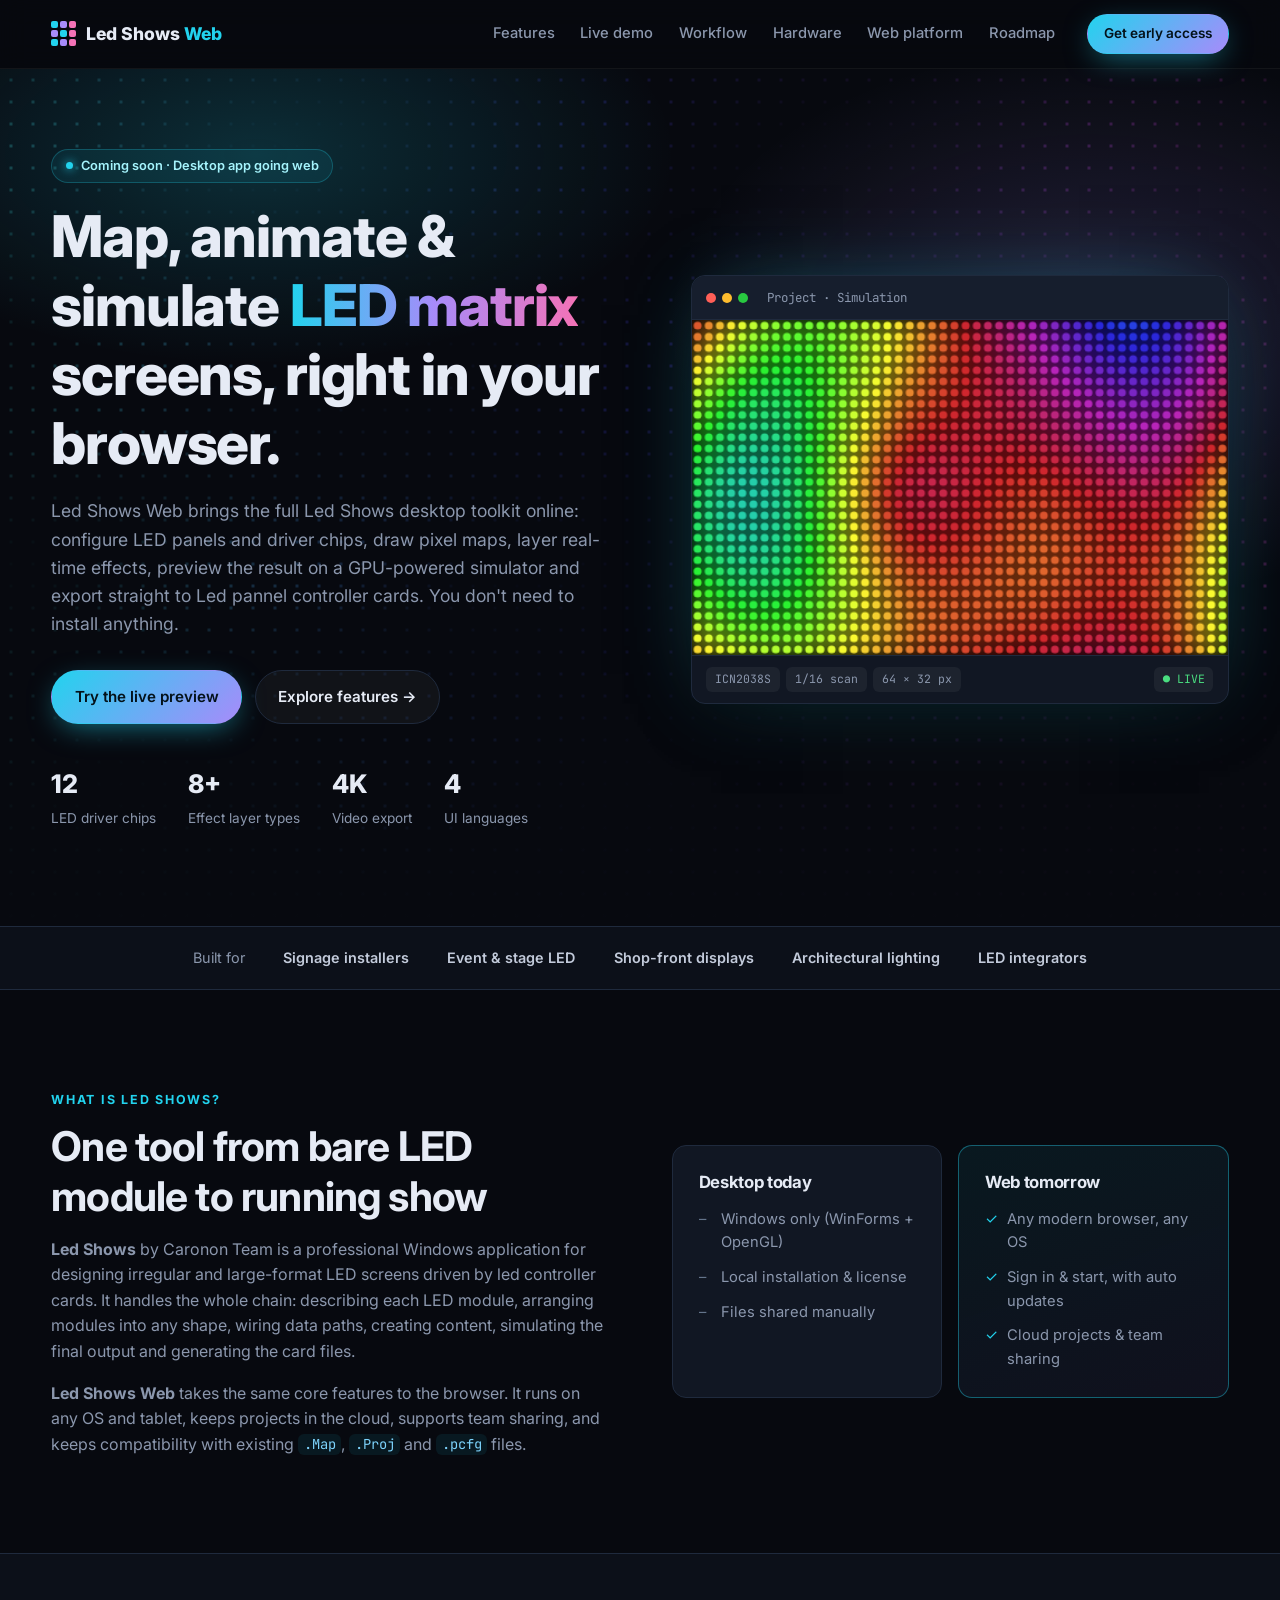
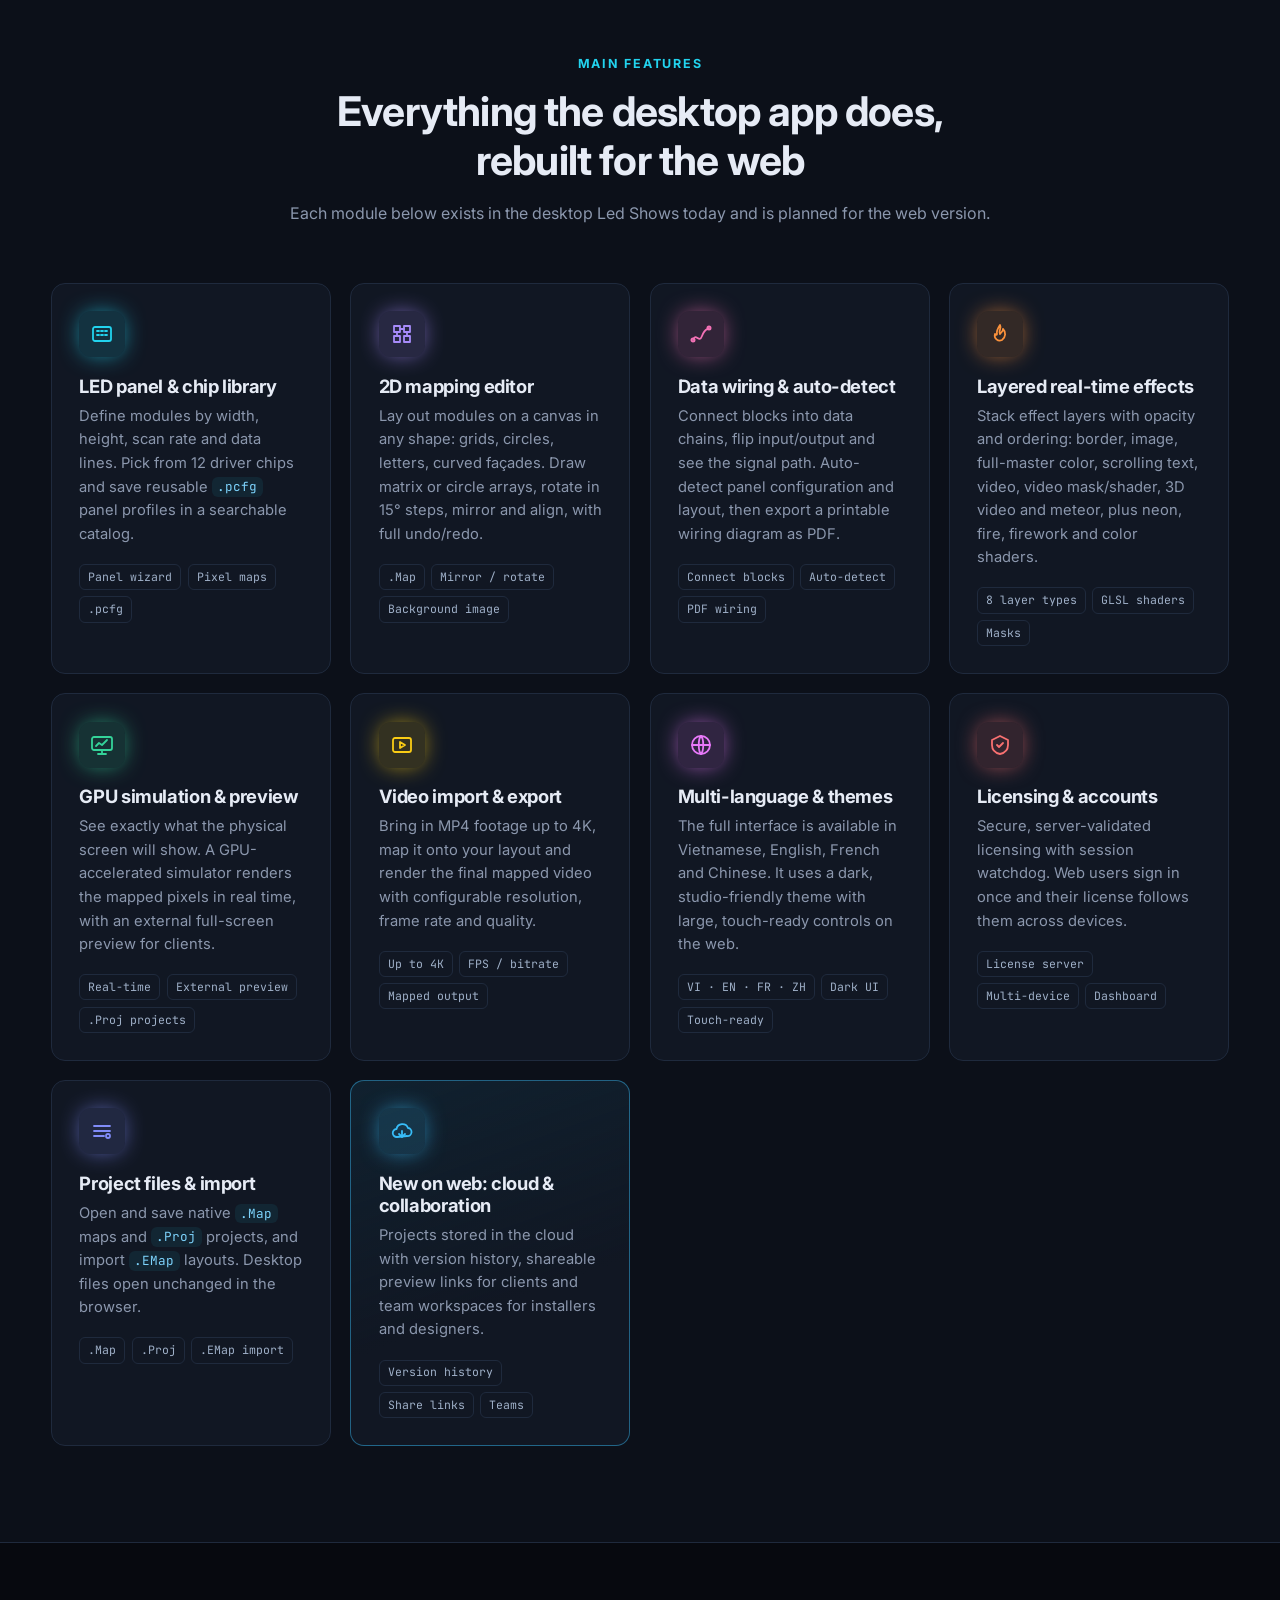
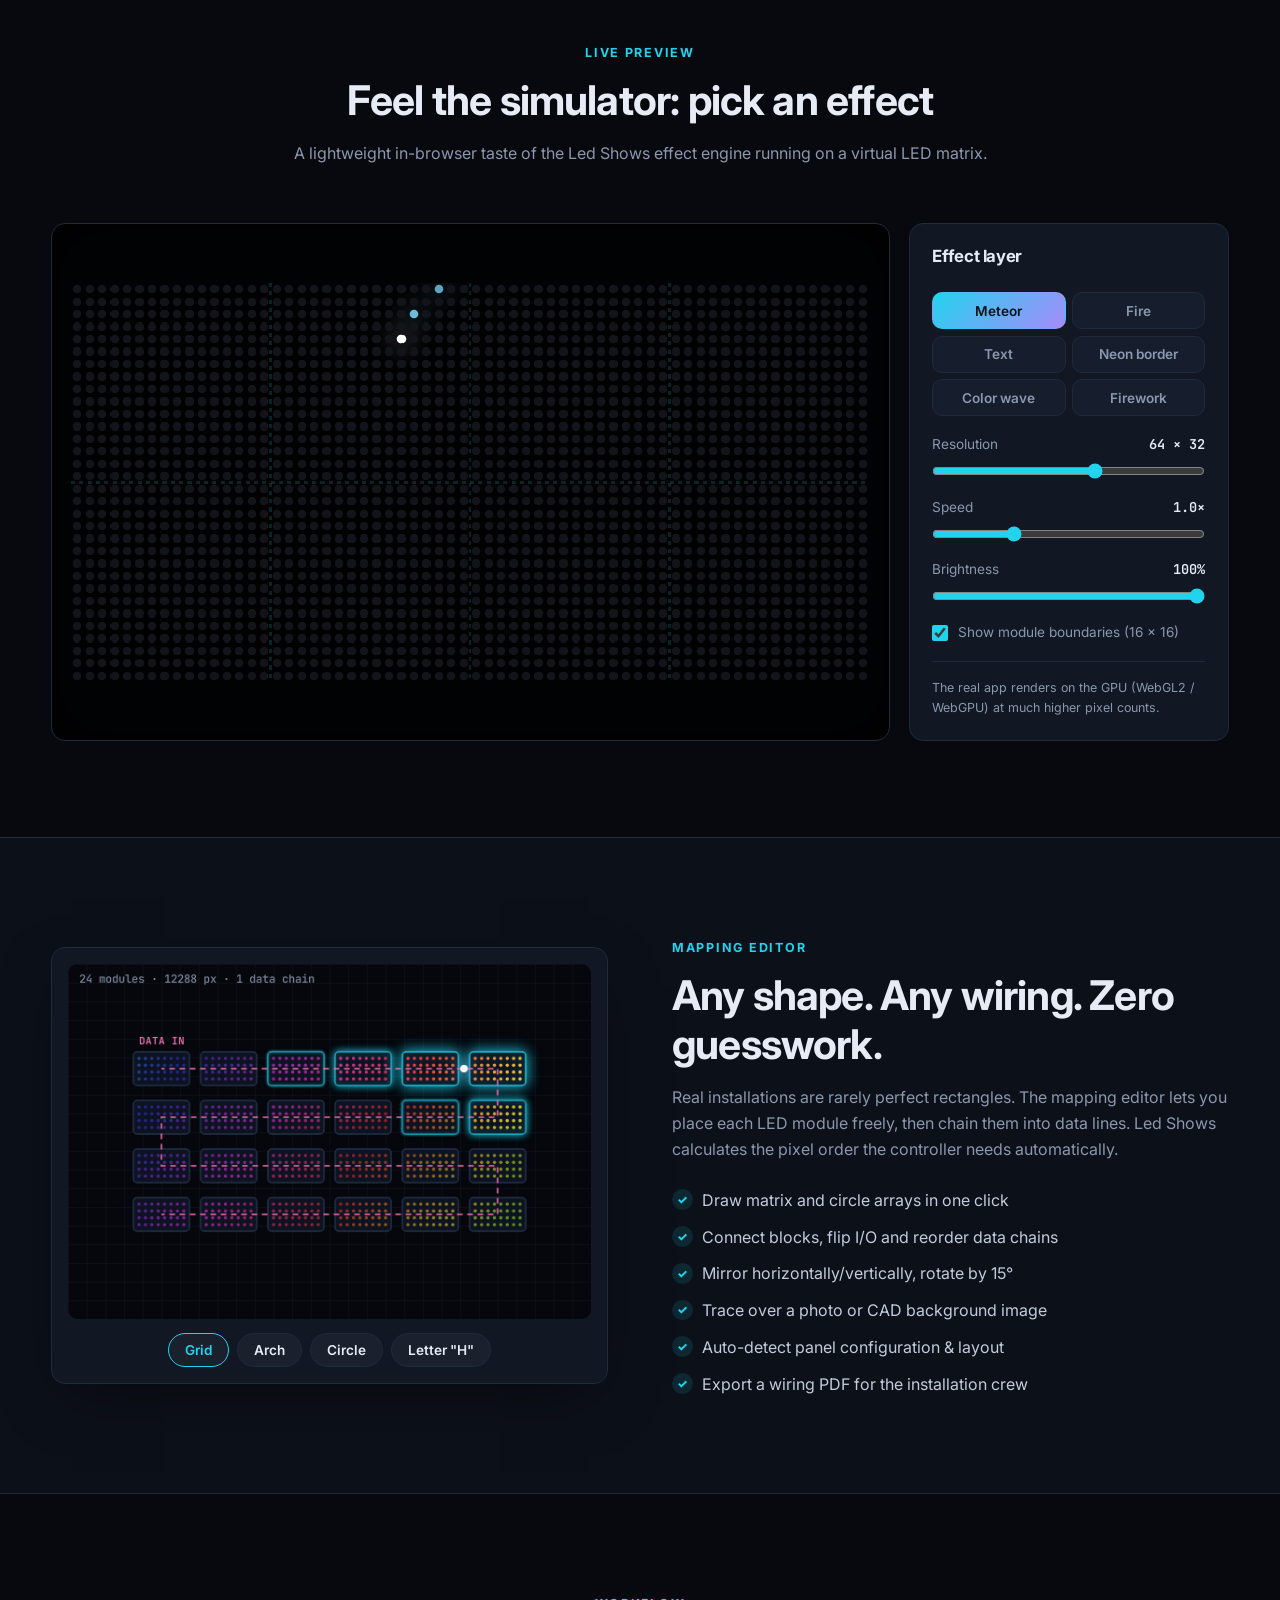
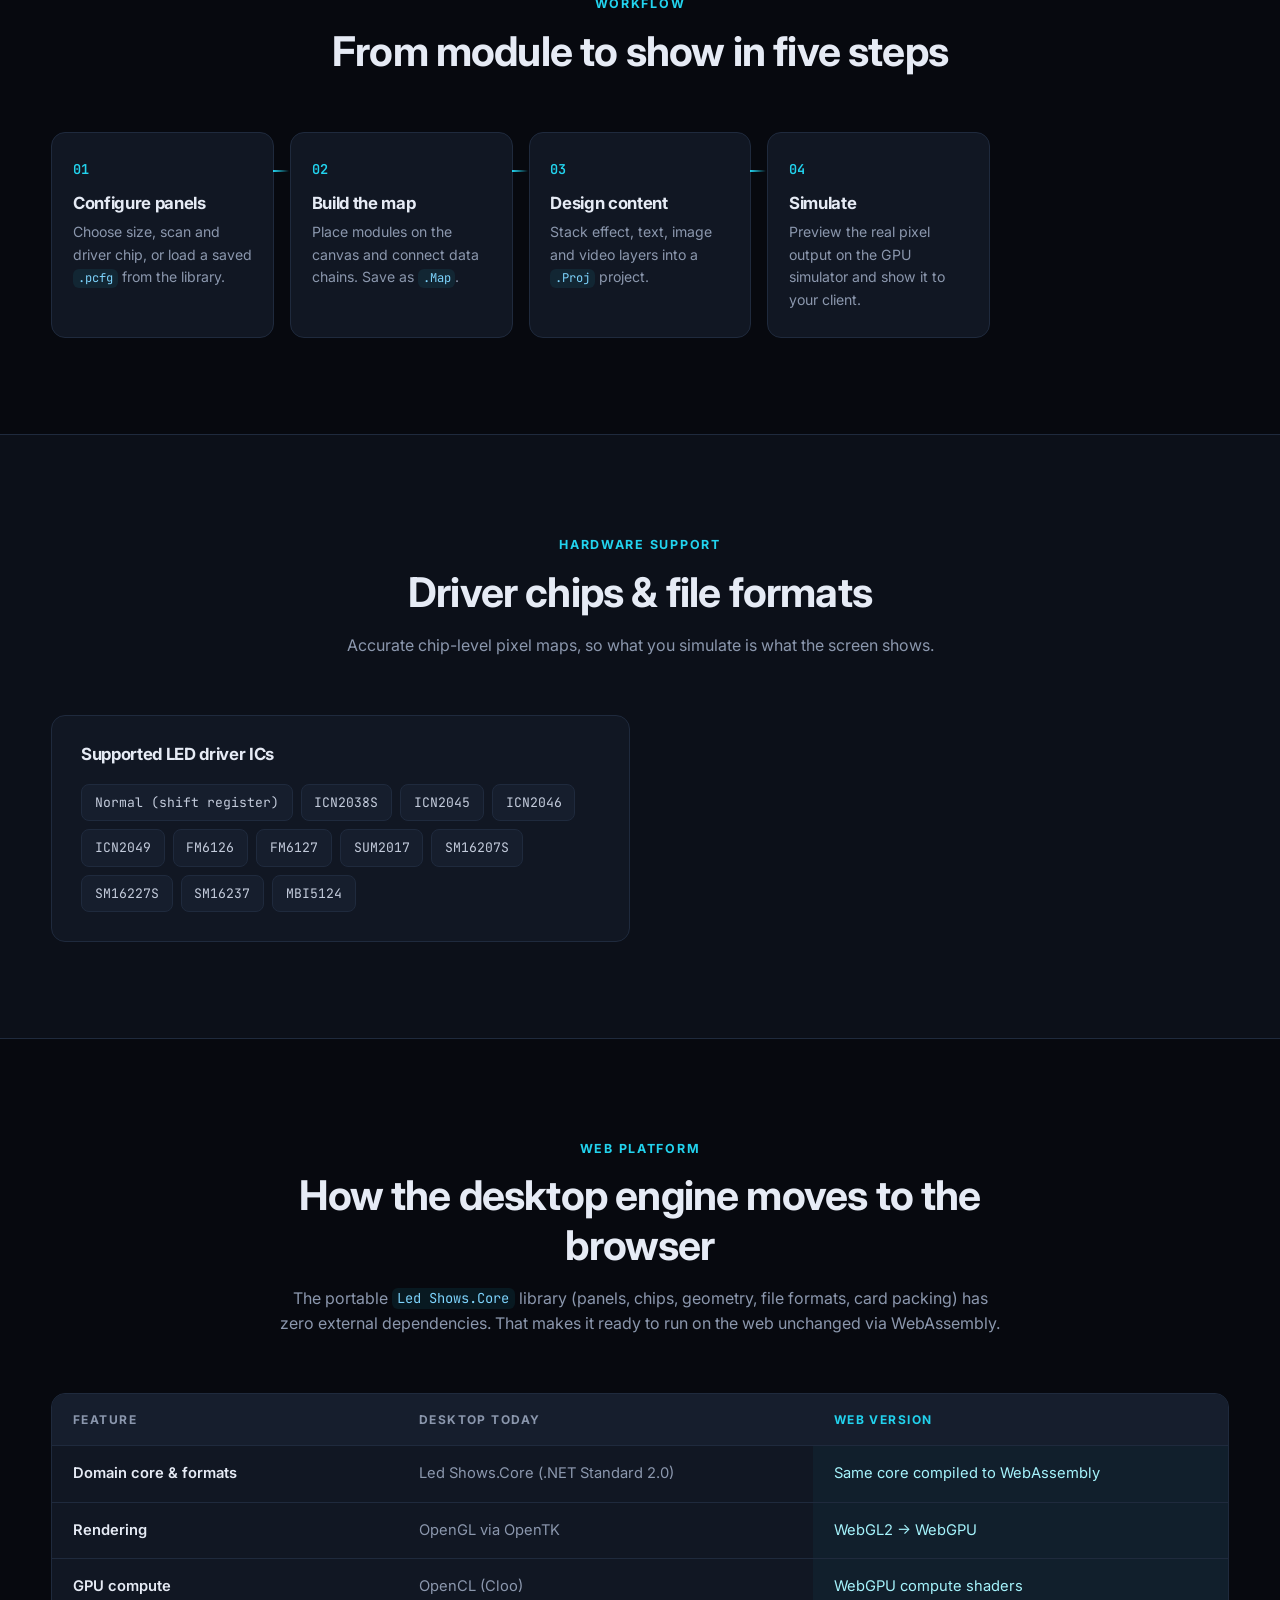
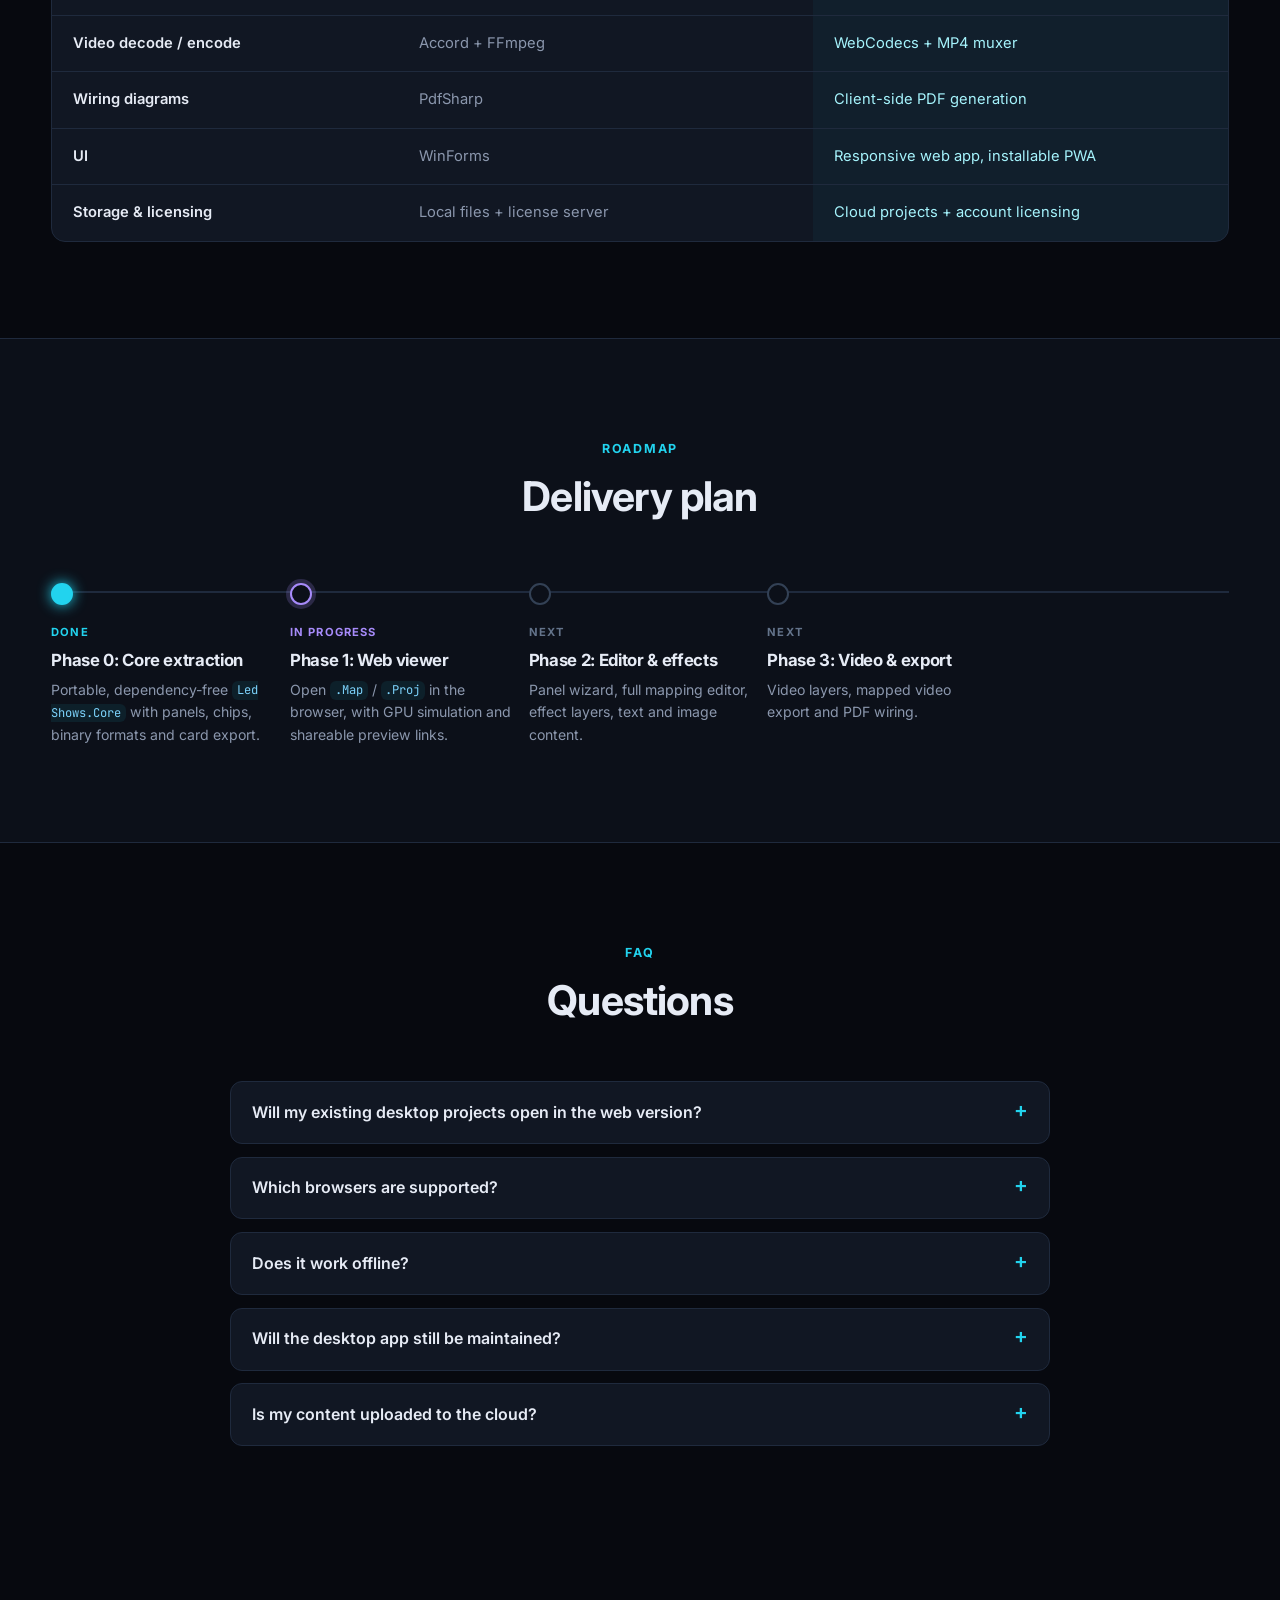
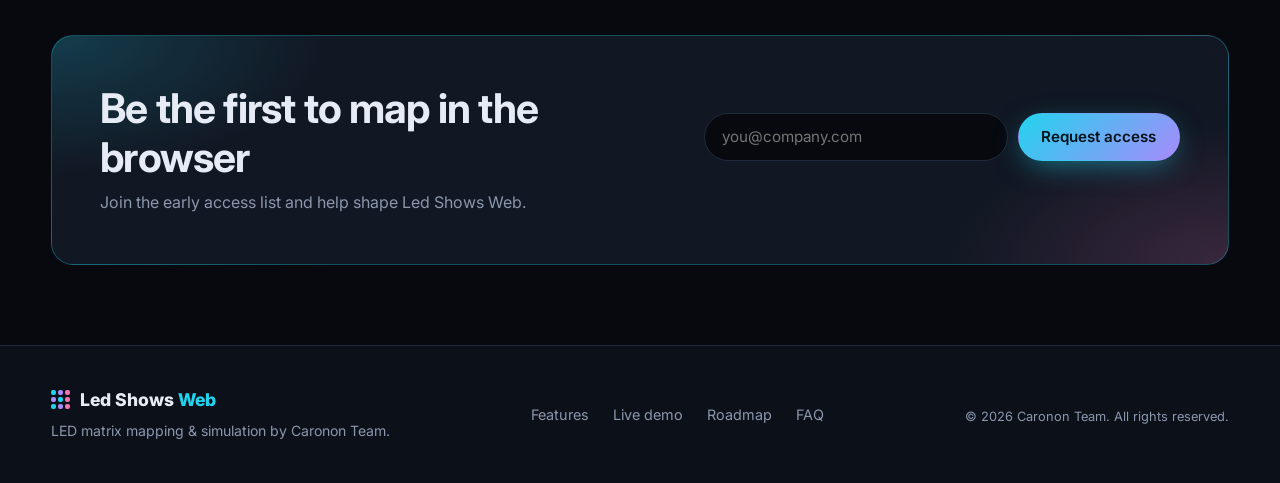
<file: index.html>
<!doctype html><html lang="en"><head><meta charset="UTF-8"><meta name="viewport" content="width=device-width,initial-scale=1"><title>Led Shows Web — LED Matrix Mapping &amp; Simulation in the Browser</title><meta name="description" content="Led Shows Web brings LED panel configuration, 2D pixel mapping, real-time effects, simulation and hardware card export to the browser."><link rel="icon" href="assets/favicon.svg" type="image/svg+xml"><link rel="preconnect" href="https://fonts.googleapis.com"><link rel="preconnect" href="https://fonts.gstatic.com" crossorigin><link href="https://fonts.googleapis.com/css2?family=Inter:wght@400;500;600;700;800&family=JetBrains+Mono:wght@400;600&display=swap" rel="stylesheet"><link rel="stylesheet" href="styles.css"></head><body><header class="nav" id="top"><div class="container nav-inner"><a href="#top" class="brand"><span class="brand-mark" aria-hidden="true"><i></i><i></i><i></i><i></i><i></i><i></i><i></i><i></i><i></i> </span><span>Led Shows <em>Web</em></span></a><nav class="nav-links" id="navLinks"><a href="#features">Features</a> <a href="#demo">Live demo</a> <a href="#workflow">Workflow</a> <a href="#hardware">Hardware</a> <a href="#architecture">Web platform</a> <a href="#roadmap">Roadmap</a></nav><a href="#contact" class="btn btn-sm btn-primary nav-cta">Get early access</a> <button class="nav-toggle" id="navToggle" aria-label="Toggle menu"><span></span><span></span><span></span></button></div></header><main><section class="hero"><canvas id="heroCanvas" class="hero-bg" aria-hidden="true"></canvas><div class="container hero-inner"><div class="hero-copy"><span class="pill"><span class="dot"></span> Coming soon · Desktop app going web</span><h1>Map, animate &amp; simulate <span class="grad">LED matrix</span> screens, right in your browser.</h1><p class="lead">Led Shows Web brings the full Led Shows desktop toolkit online: configure LED panels and driver chips, draw pixel maps, layer real-time effects, preview the result on a GPU-powered simulator and export straight to Led pannel controller cards. You don't need to install anything.</p><div class="hero-actions"><a href="#demo" class="btn btn-primary">Try the live preview</a> <a href="#features" class="btn btn-ghost">Explore features →</a></div><ul class="hero-stats"><li><strong>12</strong><span>LED driver chips</span></li><li><strong>8+</strong><span>Effect layer types</span></li><li><strong>4K</strong><span>Video export</span></li><li><strong>4</strong><span>UI languages</span></li></ul></div><div class="hero-visual"><div class="window"><div class="window-bar"><span></span><span></span><span></span><p>Project · Simulation</p></div><canvas id="heroMatrix" width="480" height="300"></canvas><div class="window-foot"><span class="chip">ICN2038S</span> <span class="chip">1/16 scan</span> <span class="chip">64 × 32 px</span> <span class="chip live">● LIVE</span></div></div></div></div></section><section class="strip"><div class="container strip-inner"><span>Built for</span> <b>Signage installers</b><b>Event &amp; stage LED</b><b>Shop-front displays</b><b>Architectural lighting</b><b>LED integrators</b></div></section><section class="section" id="overview"><div class="container two-col"><div><span class="eyebrow">What is Led Shows?</span><h2>One tool from bare LED module to running show</h2><p><strong>Led Shows</strong> by Caronon Team is a professional Windows application for designing irregular and large-format LED screens driven by led controller cards. It handles the whole chain: describing each LED module, arranging modules into any shape, wiring data paths, creating content, simulating the final output and generating the card files.</p><p><strong>Led Shows Web</strong> takes the same core features to the browser. It runs on any OS and tablet, keeps projects in the cloud, supports team sharing, and keeps compatibility with existing <code>.Map</code>, <code>.Proj</code> and <code>.pcfg</code> files.</p></div><div class="compare"><div class="compare-col"><h4>Desktop today</h4><ul><li>Windows only (WinForms + OpenGL)</li><li>Local installation &amp; license</li><li>Files shared manually</li></ul></div><div class="compare-col accent"><h4>Web tomorrow</h4><ul><li>Any modern browser, any OS</li><li>Sign in &amp; start, with auto updates</li><li>Cloud projects &amp; team sharing</li></ul></div></div></div></section><section class="section alt" id="features"><div class="container"><div class="section-head"><span class="eyebrow">Main features</span><h2>Everything the desktop app does, rebuilt for the web</h2><p>Each module below exists in the desktop Led Shows today and is planned for the web version.</p></div><div class="feature-grid"><article class="feature"><div class="ficon" style="--c:#22d3ee"><svg viewBox="0 0 24 24"><rect x="3" y="5" width="18" height="14" rx="2"/><path d="M7 9h2M11 9h2M15 9h2M7 13h2M11 13h2M15 13h2"/></svg></div><h3>LED panel &amp; chip library</h3><p>Define modules by width, height, scan rate and data lines. Pick from 12 driver chips and save reusable <code>.pcfg</code> panel profiles in a searchable catalog.</p><ul class="tags"><li>Panel wizard</li><li>Pixel maps</li><li>.pcfg</li></ul></article><article class="feature"><div class="ficon" style="--c:#a78bfa"><svg viewBox="0 0 24 24"><path d="M4 4h6v6H4zM14 4h6v6h-6zM4 14h6v6H4zM14 14h6v6h-6z"/><path d="M10 7h4M7 10v4M17 10v4"/></svg></div><h3>2D mapping editor</h3><p>Lay out modules on a canvas in any shape: grids, circles, letters, curved façades. Draw matrix or circle arrays, rotate in 15° steps, mirror and align, with full undo/redo.</p><ul class="tags"><li>.Map</li><li>Mirror / rotate</li><li>Background image</li></ul></article><article class="feature"><div class="ficon" style="--c:#f472b6"><svg viewBox="0 0 24 24"><path d="M4 18c3-8 6 4 9-4s5-6 7-8"/><circle cx="4" cy="18" r="1.6"/><circle cx="20" cy="6" r="1.6"/></svg></div><h3>Data wiring &amp; auto-detect</h3><p>Connect blocks into data chains, flip input/output and see the signal path. Auto-detect panel configuration and layout, then export a printable wiring diagram as PDF.</p><ul class="tags"><li>Connect blocks</li><li>Auto-detect</li><li>PDF wiring</li></ul></article><article class="feature"><div class="ficon" style="--c:#fb923c"><svg viewBox="0 0 24 24"><path d="M12 3c2 4-2 5 0 9 1-2 3-2 3-5 3 3 3 8-1 11a5 5 0 0 1-7-6c1 1 2 1 2 0-1-3 1-6 3-9z"/></svg></div><h3>Layered real-time effects</h3><p>Stack effect layers with opacity and ordering: border, image, full-master color, scrolling text, video, video mask/shader, 3D video and meteor, plus neon, fire, firework and color shaders.</p><ul class="tags"><li>8 layer types</li><li>GLSL shaders</li><li>Masks</li></ul></article><article class="feature"><div class="ficon" style="--c:#34d399"><svg viewBox="0 0 24 24"><rect x="2" y="4" width="20" height="13" rx="2"/><path d="M8 21h8M12 17v4"/><path d="M6 13l3-3 3 2 5-5"/></svg></div><h3>GPU simulation &amp; preview</h3><p>See exactly what the physical screen will show. A GPU-accelerated simulator renders the mapped pixels in real time, with an external full-screen preview for clients.</p><ul class="tags"><li>Real-time</li><li>External preview</li><li>.Proj projects</li></ul></article><article class="feature"><div class="ficon" style="--c:#facc15"><svg viewBox="0 0 24 24"><rect x="3" y="5" width="18" height="14" rx="2"/><path d="M10 9l5 3-5 3z"/></svg></div><h3>Video import &amp; export</h3><p>Bring in MP4 footage up to 4K, map it onto your layout and render the final mapped video with configurable resolution, frame rate and quality.</p><ul class="tags"><li>Up to 4K</li><li>FPS / bitrate</li><li>Mapped output</li></ul></article><article class="feature"><div class="ficon" style="--c:#e879f9"><svg viewBox="0 0 24 24"><circle cx="12" cy="12" r="9"/><path d="M3 12h18M12 3c3 3 3 15 0 18M12 3c-3 3-3 15 0 18"/></svg></div><h3>Multi-language &amp; themes</h3><p>The full interface is available in Vietnamese, English, French and Chinese. It uses a dark, studio-friendly theme with large, touch-ready controls on the web.</p><ul class="tags"><li>VI · EN · FR · ZH</li><li>Dark UI</li><li>Touch-ready</li></ul></article><article class="feature"><div class="ficon" style="--c:#f87171"><svg viewBox="0 0 24 24"><path d="M12 3l8 4v5c0 5-3.5 8-8 9-4.5-1-8-4-8-9V7z"/><path d="M9 12l2 2 4-4"/></svg></div><h3>Licensing &amp; accounts</h3><p>Secure, server-validated licensing with session watchdog. Web users sign in once and their license follows them across devices.</p><ul class="tags"><li>License server</li><li>Multi-device</li><li>Dashboard</li></ul></article><article class="feature"><div class="ficon" style="--c:#818cf8"><svg viewBox="0 0 24 24"><path d="M4 7h16M4 12h16M4 17h10"/><circle cx="18" cy="17" r="2"/></svg></div><h3>Project files &amp; import</h3><p>Open and save native <code>.Map</code> maps and <code>.Proj</code> projects, and import <code>.EMap</code> layouts. Desktop files open unchanged in the browser.</p><ul class="tags"><li>.Map</li><li>.Proj</li><li>.EMap import</li></ul></article><article class="feature highlight"><div class="ficon" style="--c:#38bdf8"><svg viewBox="0 0 24 24"><path d="M7 18a4 4 0 0 1-.5-8A6 6 0 0 1 18 9a4 4 0 0 1-1 8z"/><path d="M12 12v6M9 15l3 3 3-3"/></svg></div><h3>New on web: cloud &amp; collaboration</h3><p>Projects stored in the cloud with version history, shareable preview links for clients and team workspaces for installers and designers.</p><ul class="tags"><li>Version history</li><li>Share links</li><li>Teams</li></ul></article></div></div></section><section class="section" id="demo"><div class="container"><div class="section-head"><span class="eyebrow">Live preview</span><h2>Feel the simulator: pick an effect</h2><p>A lightweight in-browser taste of the Led Shows effect engine running on a virtual LED matrix.</p></div><div class="demo"><div class="demo-stage"><canvas id="demoCanvas" width="768" height="384"></canvas></div><aside class="demo-panel"><h4>Effect layer</h4><div class="seg" id="effectSeg"><button data-fx="meteor" class="active">Meteor</button> <button data-fx="fire">Fire</button> <button data-fx="text">Text</button> <button data-fx="neon">Neon border</button> <button data-fx="plasma">Color wave</button> <button data-fx="firework">Firework</button></div><label class="field" id="textField" hidden><span>Scrolling text</span> <input id="demoText" maxlength="40" value="LED MAPPING ON WEB"></label> <label class="field"><span>Resolution <b id="resLabel">64 × 32</b></span> <input id="demoRes" type="range" min="16" max="96" step="8" value="64"></label> <label class="field"><span>Speed <b id="speedLabel">1.0×</b></span> <input id="demoSpeed" type="range" min="0.2" max="3" step="0.1" value="1"></label> <label class="field"><span>Brightness <b id="briLabel">100%</b></span> <input id="demoBri" type="range" min="20" max="100" step="5" value="100"></label> <label class="check"><input id="demoGrid" type="checkbox" checked="checked"> <span>Show module boundaries (16 × 16)</span></label><p class="hint">The real app renders on the GPU (WebGL2 / WebGPU) at much higher pixel counts.</p></aside></div></div></section><section class="section alt"><div class="container two-col reverse"><div class="map-demo"><canvas id="mapCanvas" width="560" height="380"></canvas><div class="map-controls"><button class="btn btn-sm btn-ghost" data-layout="grid">Grid</button> <button class="btn btn-sm btn-ghost" data-layout="arch">Arch</button> <button class="btn btn-sm btn-ghost" data-layout="circle">Circle</button> <button class="btn btn-sm btn-ghost" data-layout="letter">Letter "H"</button></div></div><div><span class="eyebrow">Mapping editor</span><h2>Any shape. Any wiring. Zero guesswork.</h2><p>Real installations are rarely perfect rectangles. The mapping editor lets you place each LED module freely, then chain them into data lines. Led Shows calculates the pixel order the controller needs automatically.</p><ul class="checks"><li>Draw matrix and circle arrays in one click</li><li>Connect blocks, flip I/O and reorder data chains</li><li>Mirror horizontally/vertically, rotate by 15°</li><li>Trace over a photo or CAD background image</li><li>Auto-detect panel configuration &amp; layout</li><li>Export a wiring PDF for the installation crew</li></ul></div></div></section><section class="section" id="workflow"><div class="container"><div class="section-head"><span class="eyebrow">Workflow</span><h2>From module to show in five steps</h2></div><ol class="steps"><li><span class="num">01</span><h4>Configure panels</h4><p>Choose size, scan and driver chip, or load a saved <code>.pcfg</code> from the library.</p></li><li><span class="num">02</span><h4>Build the map</h4><p>Place modules on the canvas and connect data chains. Save as <code>.Map</code>.</p></li><li><span class="num">03</span><h4>Design content</h4><p>Stack effect, text, image and video layers into a <code>.Proj</code> project.</p></li><li><span class="num">04</span><h4>Simulate</h4><p>Preview the real pixel output on the GPU simulator and show it to your client.</p></li></ol></div></section><section class="section alt" id="hardware"><div class="container"><div class="section-head"><span class="eyebrow">Hardware support</span><h2>Driver chips &amp; file formats</h2><p>Accurate chip-level pixel maps, so what you simulate is what the screen shows.</p></div><div class="hw-grid"><div class="card"><h4>Supported LED driver ICs</h4><div class="chip-cloud"><span>Normal (shift register)</span> <span>ICN2038S</span><span>ICN2045</span><span>ICN2046</span><span>ICN2049</span> <span>FM6126</span><span>FM6127</span> <span>SUM2017</span> <span>SM16207S</span><span>SM16227S</span><span>SM16237</span> <span>MBI5124</span></div></div></div></div></section><section class="section" id="architecture"><div class="container"><div class="section-head"><span class="eyebrow">Web platform</span><h2>How the desktop engine moves to the browser</h2><p>The portable <code>Led Shows.Core</code> library (panels, chips, geometry, file formats, card packing) has zero external dependencies. That makes it ready to run on the web unchanged via WebAssembly.</p></div><div class="arch"><div class="arch-row head"><span>Feature</span><span>Desktop today</span><span>Web version</span></div><div class="arch-row"><span>Domain core &amp; formats</span><span>Led Shows.Core (.NET Standard 2.0)</span><span>Same core compiled to WebAssembly</span></div><div class="arch-row"><span>Rendering</span><span>OpenGL via OpenTK</span><span>WebGL2 → WebGPU</span></div><div class="arch-row"><span>GPU compute</span><span>OpenCL (Cloo)</span><span>WebGPU compute shaders</span></div><div class="arch-row"><span>Video decode / encode</span><span>Accord + FFmpeg</span><span>WebCodecs + MP4 muxer</span></div><div class="arch-row"><span>Wiring diagrams</span><span>PdfSharp</span><span>Client-side PDF generation</span></div><div class="arch-row"><span>UI</span><span>WinForms</span><span>Responsive web app, installable PWA</span></div><div class="arch-row"><span>Storage &amp; licensing</span><span>Local files + license server</span><span>Cloud projects + account licensing</span></div></div></div></section><section class="section alt" id="roadmap"><div class="container"><div class="section-head"><span class="eyebrow">Roadmap</span><h2>Delivery plan</h2></div><div class="timeline"><div class="tl-item done"><span class="tl-tag">Done</span><h4>Phase 0: Core extraction</h4><p>Portable, dependency-free <code>Led Shows.Core</code> with panels, chips, binary formats and card export.</p></div><div class="tl-item active"><span class="tl-tag">In progress</span><h4>Phase 1: Web viewer</h4><p>Open <code>.Map</code> / <code>.Proj</code> in the browser, with GPU simulation and shareable preview links.</p></div><div class="tl-item"><span class="tl-tag">Next</span><h4>Phase 2: Editor &amp; effects</h4><p>Panel wizard, full mapping editor, effect layers, text and image content.</p></div><div class="tl-item"><span class="tl-tag">Next</span><h4>Phase 3: Video &amp; export</h4><p>Video layers, mapped video export and PDF wiring.</p></div></div></div></section><section class="section" id="faq"><div class="container narrow"><div class="section-head"><span class="eyebrow">FAQ</span><h2>Questions</h2></div><details><summary>Will my existing desktop projects open in the web version?</summary><p>Yes. The web version uses the same core library for <code>.pcfg</code>, <code>.Map</code> and <code>.Proj</code>, so existing files open as-is.</p></details><details><summary>Which browsers are supported?</summary><p>Recent versions of Chrome, Edge, Firefox and Safari support editing and simulation.</p></details><details><summary>Does it work offline?</summary><p>The web app is planned as an installable PWA. Once installed, mapping, simulation and export work offline; cloud sync resumes when you reconnect.</p></details><details><summary>Will the desktop app still be maintained?</summary><p>Yes. Both apps share the same core, so fixes and new chip drivers reach desktop and web at the same time.</p></details><details><summary>Is my content uploaded to the cloud?</summary><p>Only if you choose cloud storage. Simulation and export run locally in your browser on your own GPU.</p></details></div></section><section class="cta" id="contact"><div class="container cta-inner"><div><h2>Be the first to map in the browser</h2><p>Join the early access list and help shape Led Shows Web.</p></div><form class="cta-form" id="ctaForm"><input type="email" required placeholder="you@company.com" aria-label="Email"> <button class="btn btn-primary" type="submit">Request access</button><p class="form-msg" id="formMsg" role="status"></p></form></div></section></main><footer class="footer"><div class="container footer-inner"><div><a href="#top" class="brand"><span class="brand-mark small" aria-hidden="true"><i></i><i></i><i></i><i></i><i></i><i></i><i></i><i></i><i></i></span> <span>Led Shows <em>Web</em></span></a><p class="muted">LED matrix mapping &amp; simulation by Caronon Team.</p></div><div class="footer-links"><a href="#features">Features</a> <a href="#demo">Live demo</a> <a href="#roadmap">Roadmap</a> <a href="#faq">FAQ</a></div><p class="muted small">© <span id="year"></span> Caronon Team. All rights reserved.</p></div></footer><script src="script.js"></script></body></html>
</file>
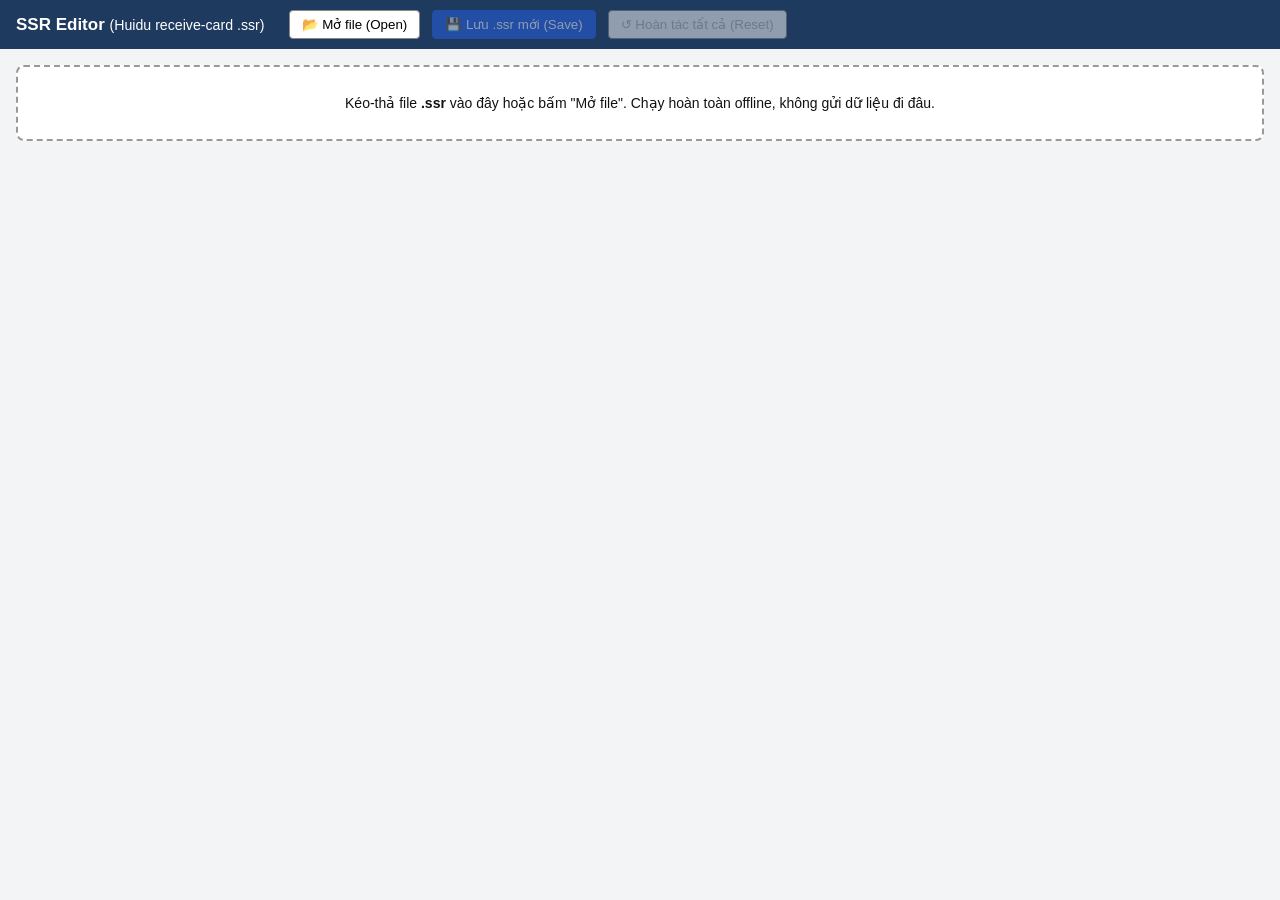
<file: ssr_editor.html>
<!DOCTYPE html>
<html lang="vi">
<head>
<meta charset="utf-8">
<meta name="viewport" content="width=device-width,initial-scale=1">
<title>SSR Editor – Huidu receive card config</title>
<style>
 body{font-family:Segoe UI,Arial,sans-serif;margin:0;background:#f3f4f6;color:#111;font-size:14px}
 header{background:#1f3a5f;color:#fff;padding:10px 16px;display:flex;gap:12px;align-items:center;flex-wrap:wrap}
 header h1{font-size:17px;margin:0 12px 0 0}
 button{padding:6px 12px;border:1px solid #888;border-radius:4px;background:#fff;cursor:pointer}
 button.primary{background:#2563eb;color:#fff;border-color:#2563eb}
 button:disabled{opacity:.5;cursor:default}
 #drop{margin:16px;padding:28px;border:2px dashed #999;border-radius:8px;text-align:center;background:#fff}
 #drop.over{background:#e0ecff;border-color:#2563eb}
 main{padding:0 16px 40px}
 .tabs{display:flex;gap:4px;margin:8px 0}
 .tabs button.active{background:#1f3a5f;color:#fff}
 fieldset{background:#fff;border:1px solid #ccc;border-radius:6px;margin:10px 0;padding:8px 12px}
 legend{font-weight:600;padding:0 6px}
 .grid{display:grid;grid-template-columns:repeat(auto-fill,minmax(440px,1fr));gap:6px 18px}
 .f{display:grid;grid-template-columns:minmax(150px,1fr) 125px minmax(150px,1.2fr);align-items:center;gap:6px;padding:3px 0;border-bottom:1px dotted #ddd}
 .f label{font-size:13px}.f label small{color:#666;display:block;font-size:11px}
 .f input[type=number],.f select{width:110px;padding:3px}
 .note{font-size:11px;color:#555}
 .badge{font-size:10px;padding:1px 5px;border-radius:8px;margin-left:4px;white-space:nowrap}
 .b-raw{background:#d1fae5;color:#065f46}.b-xml{background:#fef3c7;color:#92400e}
 .changed{background:#fff7d6}
 #status{margin:8px 0;padding:8px;background:#fff;border-radius:6px;border:1px solid #ccc;white-space:pre-wrap;font-family:Consolas,monospace;font-size:12px}
 .ok{color:#047857}.bad{color:#b91c1c}.warn{color:#b45309}
 table{border-collapse:collapse;background:#fff;width:100%}
 td,th{border:1px solid #ddd;padding:3px 6px;font-size:12px;vertical-align:top;text-align:left}
 td input{width:100%;box-sizing:border-box;font-family:Consolas,monospace;font-size:12px}
 td textarea{width:100%;box-sizing:border-box;height:46px;font-family:Consolas,monospace;font-size:11px}
 #hex{font-family:Consolas,monospace;font-size:12px;background:#fff;padding:8px;border:1px solid #ccc;white-space:pre;overflow:auto}
 #hex span.m{background:#d1fae5}#hex span.g{background:#fef3c7}#hex span.c{background:#fecaca;font-weight:bold}
 .hidden{display:none}
</style>
</head>
<body>
<header>
 <h1>SSR Editor <small style="font-weight:normal">(Huidu receive-card .ssr)</small></h1>
 <input type="file" id="file" accept=".ssr" class="hidden">
 <button id="btnOpen">📂 Mở file (Open)</button>
 <button id="btnSave" class="primary" disabled>💾 Lưu .ssr mới (Save)</button>
 <button id="btnReset" disabled>↺ Hoàn tác tất cả (Reset)</button>
 <span id="fname"></span>
</header>
<div id="drop">Kéo-thả file <b>.ssr</b> vào đây hoặc bấm "Mở file". Chạy hoàn toàn offline, không gửi dữ liệu đi đâu.</div>
<main id="app" class="hidden">
 <div id="status"></div>
 <div class="tabs">
  <button data-tab="form" class="active">Thông số chính (Main)</button>
  <button data-tab="adv">Nâng cao – tất cả trường (Advanced)</button>
  <button data-tab="hex">Raw / Hex</button>
 </div>
 <section id="tab-form"></section>
 <section id="tab-adv" class="hidden">
  <p class="note">Mọi thẻ <code>&lt;X Value="..."/&gt;</code> (trừ &lt;Raw&gt;). Sửa dưới dạng văn bản thô. Huy hiệu xanh = cũng vá byte trong gói Raw; vàng = chỉ sửa XML.
  Lọc: <input id="advFilter" placeholder="tên trường..."></p>
  <table id="advTable"><thead><tr><th>Tên (Field)</th><th>Giá trị (Value)</th><th>Raw?</th></tr></thead><tbody></tbody></table>
 </section>
 <section id="tab-hex" class="hidden">
  <p>Gói: <select id="pktSel"></select> <label><input type="checkbox" id="hexPreview" checked> Xem bản đã áp thay đổi (preview)</label></p>
  <p class="note">Offset tính từ đầu payload (byte 17 của gói). <span style="background:#d1fae5">xanh</span> = offset đã xác nhận, <span style="background:#fef3c7">vàng</span> = offset đoán (không vá), <span style="background:#fecaca">đỏ</span> = byte khác bản gốc. Di chuột để xem tên trường.</p>
  <div id="pktInfo" class="note"></div>
  <div id="hex"></div>
 </section>
</main>

<script id="ssr-core">
// ================= CORE (no DOM) – also used by the node test =================
var SSR = (function(){
 // ---- MD5 (RFC 1321) ----
 function md5(bytes){
  var K=new Int32Array(64),S=[7,12,17,22,7,12,17,22,7,12,17,22,7,12,17,22,5,9,14,20,5,9,14,20,5,9,14,20,5,9,14,20,4,11,16,23,4,11,16,23,4,11,16,23,4,11,16,23,6,10,15,21,6,10,15,21,6,10,15,21,6,10,15,21];
  for(var i=0;i<64;i++)K[i]=Math.floor(Math.abs(Math.sin(i+1))*4294967296)|0;
  var n=bytes.length,tot=((n+8>>>6)+1)*64,m=new Uint8Array(tot);m.set(bytes);m[n]=0x80;
  var bl=n*8;for(i=0;i<8;i++){m[tot-8+i]=bl&255;bl=Math.floor(bl/256);}
  var a0=0x67452301,b0=0xefcdab89|0,c0=0x98badcfe|0,d0=0x10325476,M=new Int32Array(16);
  for(var off=0;off<tot;off+=64){
   for(i=0;i<16;i++)M[i]=m[off+i*4]|m[off+i*4+1]<<8|m[off+i*4+2]<<16|m[off+i*4+3]<<24;
   var A=a0,B=b0,C=c0,D=d0,F,g;
   for(i=0;i<64;i++){
    if(i<16){F=(B&C)|(~B&D);g=i}else if(i<32){F=(D&B)|(~D&C);g=(5*i+1)&15}
    else if(i<48){F=B^C^D;g=(3*i+5)&15}else{F=C^(B|~D);g=(7*i)&15}
    F=(F+A+K[i]+M[g])|0;A=D;D=C;C=B;B=(B+((F<<S[i])|(F>>>(32-S[i]))))|0;
   }
   a0=(a0+A)|0;b0=(b0+B)|0;c0=(c0+C)|0;d0=(d0+D)|0;
  }
  var out=new Uint8Array(16),w=[a0,b0,c0,d0];
  for(i=0;i<4;i++)for(var j=0;j<4;j++)out[i*4+j]=(w[i]>>>(8*j))&255;
  return out;
 }
 // ---- CRC32 (zlib) ----
 var CRC_T=(function(){var t=new Uint32Array(256);for(var n=0;n<256;n++){var c=n;for(var k=0;k<8;k++)c=c&1?0xEDB88320^(c>>>1):c>>>1;t[n]=c>>>0}return t})();
 function crc32(b,s,e){var c=0xFFFFFFFF;for(var i=s;i<e;i++)c=CRC_T[(c^b[i])&255]^(c>>>8);return (c^0xFFFFFFFF)>>>0}
 // ---- helpers ----
 function hex(b){return Array.from(b,function(x){return (x<16?'0':'')+x.toString(16)}).join('')}
 function b64dec(s){var bin=atob(s),u=new Uint8Array(bin.length);for(var i=0;i<bin.length;i++)u[i]=bin.charCodeAt(i);return u}
 function b64enc(u){var s='';for(var i=0;i<u.length;i+=0x8000)s+=String.fromCharCode.apply(null,u.subarray(i,i+0x8000));return btoa(s)}
 function utf8(s){return new TextEncoder().encode(s)}
 function rd32(b,o){return ((b[o]<<24)>>>0)+(b[o+1]<<16)+(b[o+2]<<8)+b[o+3]}
 function wr32(b,o,v){b[o]=v>>>24&255;b[o+1]=v>>>16&255;b[o+2]=v>>>8&255;b[o+3]=v&255}
 function xmlEsc(s){return String(s).replace(/&/g,'&amp;').replace(/</g,'&lt;').replace(/"/g,'&quot;')}
 function xmlUnesc(s){return s.replace(/&quot;/g,'"').replace(/&lt;/g,'<').replace(/&gt;/g,'>').replace(/&apos;/g,"'").replace(/&amp;/g,'&')}

 // ---- container ----
 // 0x00 u32 version(=4) | 0x04 4B flag | 0x08 u32 hashLen(16) | MD5(UTF-8 XML) | i64 nChars | u32 byteLen | UTF-16BE XML
 function parse(u8){
  if(u8.length<40)throw new Error('File quá ngắn');
  var hl=rd32(u8,8); if(hl!==16)throw new Error('Header lạ: hashLen='+hl+' (mong đợi 16)');
  var p=12+hl, md5s=u8.slice(12,p);
  var nHi=rd32(u8,p),nLo=rd32(u8,p+4),nchars=nHi*4294967296+nLo; p+=8;
  var blen=rd32(u8,p); p+=4;
  if(p+blen>u8.length)throw new Error('Độ dài chuỗi vượt quá file');
  var parts=[],CH=0x4000;
  for(var i=0;i<blen;i+=CH*2){var arr=[];for(var j=i;j<Math.min(blen,i+CH*2);j+=2)arr.push(u8[p+j]<<8|u8[p+j+1]);parts.push(String.fromCharCode.apply(null,arr))}
  var xml=parts.join('');
  var calc=md5(utf8(xml));
  return {prefix:u8.slice(0,8),version:rd32(u8,0),flagHex:hex(u8.slice(4,8)),md5Stored:hex(md5s),md5Calc:hex(calc),
   md5Ok:hex(md5s)===hex(calc),nchars:nchars,ncharsOk:nchars===blen/2,blen:blen,trailing:u8.length-p-blen,xml:xml};
 }
 function build(xml,prefix){
  var n=xml.length,body=new Uint8Array(n*2);
  for(var i=0;i<n;i++){var c=xml.charCodeAt(i);body[2*i]=c>>8;body[2*i+1]=c&255}
  var out=new Uint8Array(40+body.length);
  out.set(prefix||[0,0,0,4,1,0,0,0],0); wr32(out,8,16); out.set(md5(utf8(xml)),12);
  wr32(out,28,Math.floor(n/4294967296)); wr32(out,32,n>>>0); wr32(out,36,body.length); out.set(body,40);
  return out;
 }
 // ---- fields (string-level so formatting is preserved) ----
 function listFields(xml){
  var re=/<([A-Za-z_][\w.\-]*) Value="([^"]*)"/g,m,res=[],seen={};
  while((m=re.exec(xml))){ if(m[1]==='Raw')continue; if(seen[m[1]]){seen[m[1]].dup++;continue}
   var f={tag:m[1],value:xmlUnesc(m[2]),dup:0};seen[m[1]]=f;res.push(f)}
  return res;
 }
 function setField(xml,tag,val){
  var key='<'+tag+' Value="',i=xml.indexOf(key); if(i<0)throw new Error('Không thấy trường '+tag);
  var s=i+key.length,e=xml.indexOf('"',s);
  return xml.slice(0,s)+xmlEsc(val)+xml.slice(e);
 }
 function listRaws(xml){
  var re=/<Raw Value="([^"]*)"/g,m,res=[];
  while((m=re.exec(xml))){var s=m.index+12,b=b64dec(m[1]);res.push({start:s,end:s+m[1].length,bytes:b,info:rawInfo(b)})}
  return res;
 }
 function rawInfo(b){
  var plen=b[15]<<8|b[16],stored=(b[b.length-4]|b[b.length-3]<<8|b[b.length-2]<<16|b[b.length-1]<<24)>>>0;
  return {hdr:hex(b.slice(8,17)),type:b[12],sub:b[14],plen:plen,lenOk:17+plen+4===b.length,crcOk:crc32(b,8,b.length-4)===stored,
   preambleOk:hex(b.slice(0,8))==='55555555555555d5'};
 }
 function fixCrc(b){var c=crc32(b,8,b.length-4);b[b.length-4]=c&255;b[b.length-3]=c>>>8&255;b[b.length-2]=c>>>16&255;b[b.length-1]=c>>>24&255;return b}
 function replaceRaws(xml,raws){ // raws = listRaws result with (possibly) modified bytes
  var out='',last=0;
  raws.forEach(function(r){out+=xml.slice(last,r.start)+b64enc(r.bytes);last=r.end});
  return out+xml.slice(last);
 }
 // ---- mapping of XML fields -> payload of Raw packet type 1 (offset, size) ----
 // conf 'ok' = value matched XML in sample file; 'guess' = not patched.
 // Type-1 payload map – AUTHORITATIVE, extracted statically from HDSet.exe ST_HwConfig::PrepareData (0xa73b10)
 // [payloadOffset, size(BE), XML tag, conf, ST_HwConfig struct offset]; conf: ok=patch, calc=patch (HDSet recomputes), cond=XML only (HDSet writes conditionally), info=no XML tag
 var P1=[
  [0,1,'ModuleType','ok',0x0],[1,1,'ScreenSwitch','ok',0x1],[2,1,'CellWidth','ok',0x2],[3,1,'CellHight','ok',0x3],[4,1,'DataPolarity','ok',0x4],
  [5,1,'OEPolarity','ok',0x5],[6,1,'DecodingMode','ok',0x6],[7,1,'SignalColor','ok',0x7],[8,1,'ScanMode','ok',0x8],[9,1,'Frequency','ok',0x9],
  [10,1,'DutyCycle','ok',0xa],[11,1,'PriorityMode','ok',0xb],[12,1,'GrayLevel','ok',0xc],[13,1,'LuminanceLevel','ok',0xd],[14,1,'DSignalExtended','ok',0xe],
  [15,1,'RGB20','ok',0xf],[16,1,'OM','ok',0x10],[17,1,'Phase','ok',0x11],[18,2,'BV','ok',0x12],[20,1,'RedCorrection','ok',0x14],
  [21,1,'GreenCorrection','ok',0x15],[22,1,'BlueCorrection','ok',0x16],[23,1,'GamaValue','ok',0x17],[24,1,'CellScanRow','ok',0x18],[25,1,'NoSignalProcess','ok',0x19],
  [26,1,'CellNullNum','ok',0x1a],[27,1,'Chip5266','ok',0x1b],[28,2,'CellDataNum','calc',0x1c],[30,2,'CellScanNum','calc',0x1e],[32,1,'SmartSettingStatus','ok',0x20],
  [33,1,'SignalOutput','ok',0x21],[34,1,'RgbGroup1','ok',0x22],[35,1,'SmartSettingTracing','ok',0x23],[36,2,'LookUpTabSetting','ok',0x24],[38,1,'ScanCheck','ok',0x26],
  [39,1,'ColourTemperature','ok',0x27],[40,1,'RGB24','ok',0x28],[41,1,'RGB32','ok',0x29],[42,1,'MoreThan16Scan','ok',0x2a],[43,1,'Chip595','ok',0x2b],
  [44,2,'GCLKSmartMax','ok',0x2c],[46,2,'PWMSmartReg','ok',0x2e],[48,1,'F_Frame','ok',0x30],[49,1,'R_Acc','ok',0x31],[50,2,'RefreshRate','ok',0x32],
  [52,2,'RefreshCountValue','ok',0x34],[54,2,'CardMaxCtrlWidth','ok',0x36],[56,2,'CardMaxCtrlHeight','ok',0x38],[58,1,'S_Fn','ok',0x3a],[59,1,'B_fn','ok',0x3b],
  [60,2,'OE_T','ok',0x3c],[62,2,'Max_Data_Num','ok',0x3e],[64,3,'Max_OE_Clk_Num','ok',0x40],[67,1,'OutExchange','ok',0x44],[68,1,'Afterglow','ok',0x45],
  [69,1,'CellVerticalScan','ok',0x46],[71,1,'RGBOutMode','ok',0x48],[72,2,'ScanModuleMaxNum','calc',0x4a],[74,1,'calibrationMode','ok',0x4c],[75,1,'Chip5958','ok',0x4d],
  [76,1,'UDefGamaList','ok',0x4e],[77,1,'RGB28','ok',0x4f],[78,1,'blackingDelayLevel','ok',0x50],[79,1,'RgbInterleavingMode','ok',0x51],[80,1,'VirtualType','ok',0x52],
  [81,1,'PwmChipType','ok',0x53],[82,1,'PwmFrequency','ok',0x54],[83,1,'PwmRedCurrent','ok',0x55],[84,1,'PwmGreenCurrent','ok',0x56],[85,1,'PwmBlueCurrent','ok',0x57],
  [86,1,'DriveChipType','ok',0x58],[87,1,'PwmLink','ok',0x59],[88,1,'DCLKsource','ok',0x5a],[89,1,'ESignal','ok',0x5b],[90,1,'ClearMode','ok',0x5c],
  [91,1,'GCLKMultiplier','ok',0x5d],[92,1,'DoubleRefreshRate','ok',0x5e],[93,1,'SPWMMode','ok',0x5f],[94,1,'PWMSRAMFLAG','ok',0x60],[95,1,'VSHighPulseCycleNum','ok',0x61],
  [96,2,'GCLKCycleNum','ok',0x62],[98,2,'PWMScanNum','ok',0x64],[100,2,'GCLKDeadTime','ok',0x66],[102,2,'GCLKMaxNum','ok',0x68],[104,1,'PWMRegNum','ok',0x6a],
  [105,1,'PWM_cfg_mode','ok',0x6b],[106,2,'PWMICRedReg1','ok',0x6c],[108,2,'PWMICGreenReg1','ok',0x6e],[110,2,'PWMICBlueReg1','ok',0x70],[112,2,'PWMICRedReg2','ok',0x72],
  [114,2,'PWMICGreenReg2','ok',0x74],[116,2,'PWMICBlueReg2','ok',0x76],[118,2,'PWMICRedReg3','ok',0x78],[120,2,'PWMICGreenReg3','ok',0x7a],[122,2,'PWMICBlueReg3','ok',0x7c],
  [124,1,'PREActiveCnt','ok',0x7e],[125,1,'WRConfigCnt1','ok',0x7f],[126,1,'WRConfigCnt2','ok',0x80],[127,1,'WRConfigCnt3','ok',0x81],[128,1,'PWMICFlag','ok',0x82],
  [129,1,'GCLKPreNum','ok',0x83],[130,1,'GCLKBackNum','ok',0x84],[131,1,'FMPWMMultiplier','ok',0x85],[132,1,'_rotation','cond',0x86],[133,1,'GrayBitMode','ok',0x87],
  [134,1,'FirstCanTime_','ok',0x88],[135,1,'RGB128','ok',0x89],[136,1,'GclkDuty_','ok',0x8a],[137,1,'timeShared_','ok',0x8b],[138,1,'ICN2018','ok',0x8c],
  [139,1,'LS9926FrameMultiple','ok',0x8d],[140,2,'LS9926MaxWidth','ok',0x8e],[142,1,'MoreThan32Scan','ok',0x90],[143,1,'NewArchitecture','ok',0x91],[144,1,'NO_REGISTER_FLAG','ok',0x92],
  [145,1,'EXT_ATTR_ENABLE','ok',0x93],[146,1,'DUAL_LATCH_FLAG','ok',0x94],[147,1,'Dual_refresh_max','ok',0x95],[148,1,'Dual_scan_null','ok',0x96],[149,1,'DIM_LINE_COMP','ok',0x97],
  [150,2,'Dual_min_oe','ok',0x98],[152,2,'Dual_null_oe','ok',0x9a],[154,2,'Dual_row_sr','ok',0x9c],[156,2,'Dual_abf_num','ok',0x9e],[158,2,'Dual_oe_delay','ok',0xa0],
  [160,1,'WR_CONFIG_CNT4','ok',0xa2],[161,1,'WR_CONFIG_CNT5','ok',0xa3],[162,1,'_nTracingPointOutputPort','ok',0xa4],[163,1,'GCLK_PHASE','ok',0xa5],[164,2,'PWMICRedReg4','ok',0xa6],
  [166,2,'PWMICGreenReg4','ok',0xa8],[168,2,'PWMICBlueReg4','ok',0xaa],[170,2,'PWMICRedReg5','ok',0xac],[172,2,'PWMICGreenReg5','ok',0xae],[174,2,'PWMICBlueReg5','ok',0xb0],
  [176,1,'DriveChipTypeHigh','ok',0xb2],[177,1,'Chip5366','ok',0xb3],[178,2,'PWMICRedReg6','ok',0xb4],[180,2,'PWMICGreenReg6','ok',0xb6],[182,2,'PWMICBlueReg6','ok',0xb8],
  [184,2,'PWMICRedReg7','ok',0xba],[186,2,'PWMICGreenReg7','ok',0xbc],[188,2,'PWMICBlueReg7','ok',0xbe],[190,1,'WR_CONFIG_CNT6','ok',0xc0],[191,1,'WR_CONFIG_CNT7','ok',0xc1],
  [192,1,'_decodingMethod138','ok',0xc2],[193,1,'_decodingMethod5958','ok',0xc3],[194,1,'_decodingDp32019','ok',0xc4],[195,1,'refreshOptimization','ok',0xc5],[196,2,'LsShiftLength_','ok',0xc6],
  [198,1,'LsScanNum_','ok',0xc8],[199,1,'grayCntMax_','ok',0xc9],[200,1,'scanRamStart_','ok',0xca],[201,1,'GammaDirect_','ok',0xcb],[202,1,'RGBGroupOver20','ok',0xcc],
  [203,1,'lowGrayCoefficientEnable_','ok',0xcd],[204,1,'lowGrayBoundR_','ok',0xce],[205,1,'lowGrayBoundG_','ok',0xcf],[206,1,'lowGrayBoundB_','ok',0xd0],[207,1,'lowGrayCoefficientR_','ok',0xd1],
  [208,1,'lowGrayCoefficientG_','ok',0xd2],[209,1,'lowGrayCoefficientB_','ok',0xd3],[210,1,'dualEdgeFlag','ok',0xd4],[211,1,'freqMode','ok',0xd5],[212,1,'scanWidth','ok',0xd6],
  [213,1,'moduleNum','ok',0xd7],[215,1,'constructBoxMaxAA','ok',0xd9],[216,1,'unk_struct_0xdd','info',0xdd],[217,1,'unk_struct_0xdc','info',0xdc],[218,1,'col_null_num','ok',0xde],
  [219,1,'customPointTable','ok',0xdf],[222,1,'DummyTimeH','ok',0xe2],[223,1,'DeadTimeH','ok',0xe3],[224,1,'constructBoxDataMode','ok',0xe4],[226,1,'_bColorCompensation','ok',0xe6],
  [227,1,'_RCompG','ok',0xe7],[228,1,'_RCompB','ok',0xe8],[229,1,'_GCompR','ok',0xe9],[230,1,'_GCompB','ok',0xea],[231,1,'_BCompR','ok',0xeb],
  [232,1,'_BCompG','ok',0xec],[233,1,'_PassiveSeamRepair','ok',0xed],[236,1,'_dlckDualEdgeMode','ok',0xee],[237,1,'_doubleClockPin','ok',0xef],[238,1,'_rgbInDependentlyPoint','ok',0xf0],
  [239,1,'_extendScanTable','ok',0xf1],[240,1,'GrayMode','ok',0xf2],[241,2,'refreshMultiple','ok',0xf4],[243,1,'blankingControl_','ok',0xf6],[244,1,'lineBlankingPotential','ok',0xf7],
  [252,1,'lineBreakTime','ok',0xfa],[253,1,'afterglowEndTime','ok',0xfb],[254,1,'lineBlankPowerEnable','ok',0xfc],[255,1,'EnOutputDefinition','ok',0xfd],[448,1,'unk_struct_0xfe','info',0xfe],
  [449,1,'dataOutMode','ok',0xff],[450,1,'LS9952_16_Or_18','ok',0x100],[451,1,'exGammaBit','ok',0x101],[464,2,'enclosureWidth_','ok',0x104],[466,2,'enclosureHeight_','ok',0x106],
  [490,1,'resetStartPoint_','ok',0x108],[491,1,'newEnclosureModel_','cond',0x109],[194,1,'DP32019','ok',0xc4],[214,1,'boxType','cond',0xd8],[225,1,'constructBoxProtocolType','cond',0xe5]
 ];
 var P1BY={};P1.forEach(function(e){if(e[3]!=='info')P1BY[e[2]]={off:e[0],size:e[1],conf:e[3],so:e[4]}});
 // Blob fields whose bytes are copied verbatim into other packets (verified by equality in sample)
 var BLOBS={OutputDefinition:{type:1,off:256,len:64,od:true},ScanTab:{type:2,off:0,len:512},GamaTab:{type:3,off:0,len:512},LookUpTab:{type:4,off:0,len:3072,split:true}};
 function rawStatus(tag){
  if(P1BY[tag])return (P1BY[tag].conf==='ok'||P1BY[tag].conf==='calc')?'raw':'guess';
  if(BLOBS[tag])return 'raw';
  return 'xml';
 }
 // Apply edits {tag:newValue} to original xml. Returns {xml,warnings[],patched[]}
 function applyEdits(xml,edits){
  var warnings=[],patched=[],tags=Object.keys(edits);
  tags.forEach(function(t){xml=setField(xml,t,edits[t])});
  if((('EnOutputDefinition' in edits)||('RGBOutMode' in edits))&&!('OutputDefinition' in edits)){var mm=/<OutputDefinition Value="([^"]*)"/.exec(xml);if(mm){edits=Object.assign({},edits,{OutputDefinition:mm[1]});tags=Object.keys(edits)}}
  var raws=listRaws(xml),touched={};
  function pk(type,sub){for(var i=0;i<raws.length;i++)if(raws[i].info.type===type&&raws[i].info.sub===(sub||0))return i;return -1}
  tags.forEach(function(t){
   var v=edits[t],m=P1BY[t];
   if(m){
    if(m.conf==='cond'){warnings.push(t+': HDSet ghi byte p['+m.off+'] có điều kiện (theo loại thiết bị) → CHỈ sửa XML');return}
    if(m.conf!=='ok'&&m.conf!=='calc'){warnings.push(t+': không vá Raw');return}
    if(!/^\d+$/.test(String(v).trim())){warnings.push(t+': giá trị không phải số nguyên → không vá Raw');return}
    var n=parseInt(v,10),max=Math.pow(2,8*m.size)-1;
    if(n>max){warnings.push(t+': '+n+' vượt quá '+max+' (u'+m.size*8+') → không vá Raw');return}
    var i=pk(1,0); if(i<0){warnings.push('Không có gói Raw type 1');return}
    var b=raws[i].bytes,o=17+m.off;
    for(var q=m.size-1,x=n;q>=0;q--){b[o+q]=x&255;x=Math.floor(x/256)}
    if(m.conf==='calc')warnings.push(t+': HDSet tự tính lại trường này khi lưu (CellDataNum=CellScanRow×(CellVerticalScan?CellHight:CellWidth), CellScanNum=CellDataNum+CellNullNum) – kiểm tra cho khớp');
    touched[i]=1;patched.push(t+' → Raw#'+i+' type1 p['+m.off+']');return;
   }
   var bl=BLOBS[t];
   if(bl){
    var d;try{d=b64dec(String(v).trim())}catch(e){warnings.push(t+': base64 không hợp lệ → không vá Raw');return}
    if(bl.split){
     var chunks=raws.map(function(r,i){return i}).filter(function(i){return raws[i].info.type===bl.type}).sort(function(a,b){return raws[a].info.sub-raws[b].info.sub});
     var cap=chunks.reduce(function(s,i){return s+raws[i].info.plen},0);
     if(d.length>cap){warnings.push(t+': dài '+d.length+' > '+cap+' byte → không vá Raw');return}
     var pos=0;chunks.forEach(function(i){var pl=raws[i].info.plen;for(var k=0;k<pl&&pos<d.length;k++,pos++)raws[i].bytes[17+k]=d[pos];touched[i]=1});
     patched.push(t+' → Raw type'+bl.type+' ('+chunks.length+' gói)');
    }else{
     if(bl.od){
      var cur=function(k){var r=new RegExp('<'+k+' Value="([^"]*)"').exec(xml);return r?parseInt(r[1],10)||0:0};
      var en=cur('EnOutputDefinition'),N=cur('RGBOutMode')?128:64,j0=pk(1,0);if(j0<0){warnings.push('Không có gói Raw type 1');return}
      for(var k=0;k<N;k++)raws[j0].bytes[17+256+k]=(en&&k<d.length)?d[k]:k;
      touched[j0]=1;patched.push(t+' → Raw#'+j0+' type1 p[256..'+(255+N)+'] (quy tắc PrepareData: EnOutputDefinition='+en+(en?' → dùng bảng':' → bảng mặc định 0..N-1')+')');return;
     }
     if(d.length!==bl.len){warnings.push(t+': độ dài '+d.length+' ≠ '+bl.len+' byte → không vá Raw');return}
     var j=pk(bl.type,0);if(j<0){warnings.push(t+': không có gói type '+bl.type);return}
     raws[j].bytes.set(d,17+bl.off);touched[j]=1;patched.push(t+' → Raw#'+j+' type'+bl.type);
    }
    return;
   }
   warnings.push(t+': không có ánh xạ Raw đã xác nhận → CHỈ sửa XML');
  });
  var tl=Object.keys(touched);
  if(tl.length){tl.forEach(function(i){fixCrc(raws[i].bytes)});xml=replaceRaws(xml,raws)}
  return {xml:xml,warnings:warnings,patched:patched};
 }
 return {md5:md5,crc32:crc32,hex:hex,b64dec:b64dec,b64enc:b64enc,parse:parse,build:build,listFields:listFields,setField:setField,
  listRaws:listRaws,rawInfo:rawInfo,applyEdits:applyEdits,rawStatus:rawStatus,P1:P1,P1BY:P1BY,BLOBS:BLOBS};
})();
if(typeof module!=='undefined')module.exports=SSR;
</script>

<script>
// ================= UI =================
(function(){
 var st=null; // {name, info, origXml, fields, orig:{tag:val}, cur:{tag:val}}
 var $=function(id){return document.getElementById(id)};
 // Main form definition: [tag, VN label, note, kind]
 // kind: 'num' | ['sel', [[value,label],...]] | 'chk'
 // ---- Authoritative lists extracted statically from HDSet V4.0.38.11 (HDSet.exe + HDSet.pdb, HwConf.ini, Language/ledsetting_en.qm) ----
 // CHIPS: [chipID, name, source]; chipID = (DriveChipTypeHigh<<8) | DriveChipType  (ST_HwConfig::_DriveChipType)
 var CHIPS=[[0, "Conventional", "exe+ini"], [1, "MBI5041 / MBI5041/MBI5042", "exe+ini+plugin"], [2, "MBI5252", "exe+ini+plugin"], [3, "MBI5153", "exe+ini+plugin"], [4, "MBI5152", "exe+ini+plugin"], [5, "MBI5124", "exe+ini+plugin"], [6, "MBI5268", "exe+plugin"], [7, "MBI5051 / MBI5051B", "exe+plugin"], [8, "MBI5253A", "exdll"], [9, "MBI5253C", "exdll"], [10, "FM6864", "plugin+exdll"], [16, "MBI5254", "exdll"], [64, "PR505x", "exe+ini+plugin"], [72, "SUM2017", "exe+ini+plugin"], [73, "SUM2017T", "exe+ini+plugin"], [74, "SUM2018", "exe+ini+plugin"], [75, "SUM2019", "exe+ini+plugin"], [76, "SUM2030", "exe+ini+plugin"], [77, "SUM2031", "exe+ini+plugin"], [78, "SUM2032", "exe+ini+plugin"], [79, "SUM2033", "exe+ini+plugin"], [80, "SUM2130", "exe+ini+plugin"], [81, "SUM2131", "exe+ini+plugin"], [82, "SUM2035", "exe+plugin"], [83, "SUM2028", "exdll"], [96, "MY9868", "exe+ini+plugin"], [97, "MY9862", "exe+ini+plugin"], [98, "MY9866", "exe+plugin"], [101, "C8385", "exdll"], [128, "ICN2038", "exe+ini+plugin"], [129, "ICN2038S", "exe+ini+plugin"], [130, "ICN205x", "exe+ini+plugin"], [131, "ICN2055", "exe+ini+plugin"], [132, "ICN2065", "exe+ini+plugin"], [133, "ICN1063 / ICN1063/ICN2263", "exe+plugin"], [144, "GeneralRZ", "exe"], [160, "SM16207S", "exe+ini+plugin"], [161, "SM16017S", "exe+ini+plugin"], [162, "SM16227S", "exe+ini+plugin"], [163, "SM16159", "exe+ini+plugin"], [164, "SM16237", "exe+ini+plugin"], [165, "SM16259", "exe+ini+plugin"], [166, "SM16359", "exe+ini+plugin"], [167, "SM16169", "exe+ini+plugin"], [168, "SM16369", "exe+ini+plugin"], [169, "SM16380", "exe+ini+plugin"], [170, "SM16389", "exe+ini+plugin"], [172, "SM16388", "exe+plugin"], [176, "LS9929", "exe+ini+plugin"], [177, "LS9919", "exe+ini+plugin"], [178, "LS9935", "exe+ini+plugin"], [179, "LS9935B", "exe+ini+plugin"], [180, "LS9930", "exe+ini+plugin"], [181, "LS9931", "exe+plugin"], [182, "LS9928", "exe+plugin"], [183, "LS9926", "exe+plugin"], [184, "LS9936", "exe+plugin"], [185, "LS9937", "exe+plugin"], [186, "LS9932", "exe+plugin"], [187, "LS9937D", "exe+plugin"], [188, "LS9952", "exe+plugin"], [190, "LS9001", "exe+plugin"], [192, "FM6127", "exe+ini+plugin"], [193, "FM6182", "exe+ini+plugin"], [224, "DP3264 / DP3264/DP3269/DP3256", "exe+ini+plugin"], [225, "DP3246", "exe+ini+plugin"], [226, "DP5125", "exe+ini+plugin"], [227, "DP5135", "exe+plugin"], [229, "DP3263", "exe+plugin"], [262, "MBI5264", "exdll"], [328, "CS2017 / CS2017S", "ini+plugin"], [335, "CS2033", "exe+ini+plugin"], [345, "CFD435A", "exe+plugin"], [354, "FM6129", "exe+plugin"], [357, "C8365", "exdll"], [385, "CS2017", "exdll"], [386, "ICN2153P/2159", "exdll"], [388, "ICN1069", "exdll"], [389, "ICN2152", "exdll"], [400, "HG2248", "exdll"], [416, "SM16208", "exe+plugin"], [426, "SM16389SF/16509/16510", "exdll"], [432, "LS9929C", "exe+plugin"], [436, "LS9933", "exe+plugin"], [441, "LS9956", "exe+plugin"], [444, "LS6850", "exe"], [446, "LS9001B", "exe+plugin"], [480, "DP3265 / DP3265S/DP3364", "exe+ini+plugin"], [584, "CFD135A", "exe+plugin"], [591, "CFD455A", "ini+plugin"], [610, "SM16218", "plugin"], [613, "CFD555B", "exdll"], [644, "ICN2165/2055S", "exdll"], [645, "ICN1065", "exdll"], [656, "GW6816", "exdll"], [682, "SM16169SH/SL", "exdll"], [697, "LS9937C", "plugin"], [702, "LS9001H", "plugin"], [736, "DP3368", "exdll"], [847, "CFD455C/C8455", "exdll"], [869, "CFD335B/C8335", "exdll"], [900, "ICN1065S", "exdll"], [912, "UCS5603", "exdll"], [938, "SM16380SH/SA", "exdll"], [992, "DP3265I/DP5525", "exdll"], [1103, "CFD325A", "exdll"], [1125, "C8485", "exdll"], [1156, "ICN1068", "exdll"], [1168, "HBS1923", "exdll"], [1194, "SM16169SW", "exdll"], [1248, "DP3252", "exdll"], [1381, "CFD535A", "exdll"], [1408, "ICN2028", "ini+plugin"], [1412, "FM6373", "plugin"], [1424, "HBS1910", "exdll"], [1450, "SM16269S", "exdll"], [1504, "DP3254/DP3357", "exdll"], [1637, "C8465", "exdll"], [1664, "ICN2037", "ini+plugin"], [1665, "ICN2045", "ini+plugin"], [1668, "ICN2153S", "exdll"], [1680, "HKA5831", "exdll"], [1706, "SM16189SC", "exdll"], [1760, "DP3153", "exdll"], [1893, "C8335B", "exdll"], [1921, "ICN2046", "ini+plugin"], [1922, "ICN2053", "ini+plugin"], [1924, "ICN1065L", "exdll"], [1936, "LH1836E", "exdll"], [1962, "SM16386S", "exdll"], [2016, "DP3269S", "exdll"], [2177, "ICN2047", "ini+plugin"], [2178, "ICN2153", "ini+plugin"], [2180, "FM6373C", "plugin"], [2192, "HBS2910/HBS2920/HBS2918", "exdll"], [2218, "SM16380SW", "exdll"], [2272, "DP3364S", "exdll"], [2405, "CFD555A", "exdll"], [2434, "ICN2163", "ini+plugin"], [2436, "FM6565E", "plugin"], [2474, "SM16289", "exdll"], [2528, "DP3365S", "exdll"], [2690, "CNS7263", "exdll"], [2692, "FM6373D", "plugin"], [2704, "H8106", "exdll"], [2730, "SM16395", "exdll"], [2784, "DP3367S", "exdll"], [2948, "FM6565S", "exe+plugin"], [2986, "SM16269SW", "exdll"], [3040, "DP3369S", "exdll"], [3204, "FM6565F", "exe+plugin"], [3242, "SM16510SC", "exdll"], [3296, "DP3364Q", "exdll"], [3498, "SM16386SH", "exdll"], [3552, "DP6366S", "exdll"], [3754, "SM16399S/SM16329SW", "exdll"], [3808, "DP3375S", "exdll"], [4010, "MW16330", "exdll"], [4225, "GS6238S", "ini+plugin"], [4226, "GS6263", "ini+plugin"], [4259, "RT5965", "exe+plugin"], [4266, "SM16339SW", "exdll"], [4482, "CNS7153", "plugin"], [4738, "CNS7253", "plugin"], [8355, "RT5967", "plugin"], [12390, "TBS5266A", "exdll"], [12902, "TBS3266A", "exdll"], [16258, "FM6353", "ini+plugin"], [17024, "FM6124", "ini+plugin"], [17025, "FM6126", "ini+plugin"], [20353, "LYD6124", "ini+plugin"], [20609, "LYD6126", "ini+plugin"], [21121, "FM6128", "plugin"], [33573, "C8325", "exdll"], [34085, "CFD855A", "exdll"], [49411, "FM6153", "exe+ini+plugin"], [49667, "FM6253", "ini+plugin"], [49923, "FM6047", "ini+plugin"], [51074, "FM6363", "ini+plugin"], [51332, "FM6565", "ini+plugin"], [52995, "LYD6168", "exe+ini+plugin"], [53379, "HX8863/8865", "exdll"], [53380, "HX8864", "exe+ini+plugin"], [53381, "CT9065", "exdll"], [53382, "HX8866", "exdll"], [53383, "HX8016H", "exdll"], [53384, "HX8065", "exdll"], [53636, "AXS6018", "exe+plugin"], [65535, "Other", "ini"]];
 var CHIPSRC=function(s){return s.replace("exe","HDSet.exe").replace("ini","HwConf.ini").replace("plugin","bảng ID trong ExtensionModule/*Plugin.dll").replace("exdll","exDllModule.zip/ExDllInfo.ini")};
// Mã không có trong danh sách: HChipInfoFactory rơi vào nhánh default = HChipInfoExtend (IC mở rộng/nạp từ plugin DLL). Mã được cấp theo khối hãng (0x00 MBI, 0x40 PR, 0x48 SUM, 0x60 MY, 0x80 ICN, 0x90 RZ, 0xA0 SM, 0xB0 LS, 0xC0 FM, 0xE0 DP…), khoảng trống = chưa cấp, không phải IC bị thiếu.
 function chipName(id){for(var i=0;i<CHIPS.length;i++)if(CHIPS[i][0]===id)return CHIPS[i][1];return null}
 function chipOpts(){var hi=parseInt(st.cur.DriveChipTypeHigh||'0',10)||0;return CHIPS.filter(function(c){return (c[0]>>8)===hi}).map(function(c){return [String(c[0]&255),(c[0]&255)+' – '+c[1]+(hi?' (ID 0x'+c[0].toString(16)+')':'')+' ['+CHIPSRC(c[2])+']']})}
 var FORM=[
  ['Thông số cơ bản (Basic parameters)',[
   ['RefreshRate','Tần số quét – Refresh rate','Giá trị thật (Hz). Ảnh: 1920','num'],
   ['R_Acc','Tăng tốc refresh – Refresh rate acceleration','Ảnh: 32','num'],
   ['GrayLevel','Độ xám – Gradation','XÁC NHẬN (ST_HwConfig::GetGrayLevel): mức xám = 2^(GrayLevel+1). Mẫu 11 = 4096 ✔ (exGammaBit≠0 nhân thêm gain)',['sel',[["7", "7 – 256 mức xám"], ["8", "8 – 512 mức xám"], ["9", "9 – 1024 mức xám"], ["10", "10 – 2048 mức xám"], ["11", "11 – 4096 mức xám"], ["12", "12 – 8192 mức xám"], ["13", "13 – 16384 mức xám"], ["14", "14 – 32768 mức xám"], ["15", "15 – 65536 mức xám"]]]],
   ['Frequency','Tần số DCLK – DCLK Frequency','XÁC NHẬN (HCHipInfoBase::getFrequencyUI) cho IC dùng bảng mặc định (có MBI5124); vài IC khác có bảng riêng. Mẫu 4 = 15.625MHz ✔',['sel',[["0", "0 – 31.25 MHz"], ["1", "1 – 25 MHz"], ["2", "2 – 20.8 MHz"], ["3", "3 – 17.86 MHz"], ["4", "4 – 15.625 MHz"], ["5", "5 – 13.9 MHz"], ["6", "6 – 12.5 MHz"], ["7", "7 – 11.36 MHz"], ["8", "8 – 10.4 MHz"], ["9", "9 – 9.6 MHz"], ["10", "10 – 8.3 MHz"], ["11", "11 – 7.8125 MHz"], ["12", "12 – 6.25 MHz"], ["13", "13 – 5.0 MHz"], ["14", "14 – 4.03 MHz"], ["15", "15 – 3.125 MHz"]]]],
   ['Phase','Pha – Phase','Ảnh: 2','num'],
   ['BV','Dòng xóa – Blanking Line','Ảnh: 25','num'],
   ['LuminanceLevel','Mức sáng – Brightness level','XÁC NHẬN (HReceiverParameters::InitUI/on_brightness…: lưu currentIndex). Mẫu 1 ✔',['sel',[['0','0 – Low light'],['1','1 – Normal brightness'],['2','2 – High light']]]],
   ['PriorityMode','Chế độ ưu tiên – Priority mode','XÁC NHẬN (InitUI + on_priofity…: lưu index). Mẫu 1 ✔',['sel',[['0','0 – Brightness priority'],['1','1 – Refresh Rate Priority'],['2','2 – Grayscale priority']]]],
   ['GrayMode','Chế độ xám – Gray mode','XÁC NHẬN (updateGrayModelUI). File mẫu không có trường này → phần mềm dùng 0',['sel',[['0','0 – Low gray balance'],['1','1 – Video noise reduction']]]],
   ['lineBreakTime','Line break time','XÁC NHẬN (on_spinBox_lineBreakTime_valueChanged → struct 0xfa → p252). Ảnh: 5','num'],
   ['refreshOptimization','Refresh optimization','XÁC NHẬN (on_checkBox_refreOptim_stateChanged → struct 0xc5 → p195). 0/1','chk']
  ]],
  ['Module (Tips)',[
   ['ModuleType','Loại module – Module type','XÁC NHẬN (HReceiverParameters::UpdateTips): 0 = Full Color, ≠0 = Single Color',['sel',[['0','0 – Full Color'],['1','1 – Single Color']]]],
   ['ScanMode','Kiểu quét – Scan (1/N)','XÁC NHẬN (UpdateTips): N của 1/N; 1 = Static. Mẫu 13 ✔','num'],
   ['__decode','Giải mã (mục UI HDSet)','XÁC NHẬN (on_DecodingMode_clicked 0xb0b3b0): HDSet ghi CÙNG LÚC 10 trường DecodingMode/Chip595/Chip5958/Chip5266/ESignal/ICN2018/_decodingMethod138/_decodingMethod5958/Chip5366/DP32019 và đặt BV/lineBreakTime/blackingDelayLevel/blankingControl_/lineBlankingPotential (initWindowParamWhenSmartSetting). Chọn ở đây làm y như vậy. Mục bị khóa = file thiếu trường XML cần thiết (editor không chèn trường mới)','decode'],
   ['DecodingMode','Giải mã – Decoding method','XÁC NHẬN (ST_HwConfig::GetDecodeChipName). Với 1, tên cụ thể phụ thuộc Chip595/Chip5958/Chip5266/Chip5366/DP32019/ICN2018/_decodingMethod138 – xem "Giá trị suy ra". Chip LS9001 luôn = No Decoding. UI HDSet chỉ ghi 0,1,3,5,7,8,9,11,13,15,16,17,18; 2,4,6,10,12,14 không có mục nào (mã chưa dùng/bỏ trống, không phải cờ bit). Nên dùng ô "Giải mã (mục UI HDSet)" phía trên',['sel',[["0", "0 – No Decoding"], ["1", "1 – họ \"138\" (138/595/ICN2012/ICN2018/SM5166/SM5266/SM5366/TC7258/TC7558/RT5958/HX6157/HX6258/VB5658/CNS3018/DP32019 – phân biệt bằng cờ phụ)"], ["3", "3 – DP32030/DP32029/DP32020"], ["5", "5 – ICN2013"], ["7", "7 – TC7559B"], ["8", "8 – LS9708"], ["9", "9 – TC7239"], ["11", "11 – HX6158H"], ["13", "13 – SM5388/SM5368/SM5369"], ["15", "15 – LS9736"], ["16", "16 – LS9716"], ["17", "17 – DP32129/DP32039"], ["18", "18 – CFD2138S"]]]],
   ['Chip595','Cờ 74HC595 – Chip595','Cờ phụ cho DecodingMode=1 (ưu tiên 1)','chk'],
   ['Chip5958','Cờ 5958 – Chip5958','Cờ phụ (ưu tiên 2): RT5958/TC7558/HX6157/VB5658 theo _decodingMethod5958','chk'],
   ['Chip5266','Cờ SM5266 – Chip5266','Cờ phụ (ưu tiên 3)','chk'],
   ['Chip5366','Cờ SM5366 – Chip5366','Cờ phụ (ưu tiên 4)','chk'],
   ['DataPolarity','Cực tính data – Data polarity','XÁC NHẬN (UpdateTips): 0 = Low effective, ≠0 = Highly effective',['sel',[['1','1 – Highly effective (mức cao)'],['0','0 – Low effective (mức thấp)']]]],
   ['OEPolarity','Cực tính OE – OE polarity','XÁC NHẬN (UpdateTips): 0 = Low effective, ≠0 = Highly effective',['sel',[['0','0 – Low effective (mức thấp)'],['1','1 – Highly effective (mức cao)']]]],
   ['DriveChipType','IC driver – Drive','XÁC NHẬN: ID chip = (DriveChipTypeHigh<<8)|DriveChipType (ST_HwConfig::_DriveChipType → HChipInfoFactory::CreateChipInfoObj; khớp ChipID trong HwConf.ini). Mẫu: 5, không có High → 0x05 = MBI5124 ✔ (thanh ghi mặc định 0x7D6B/0xF16B/0xED6B, GCLKSmartMax 0x3FF khớp). Lưu ý: chỉ đổi byte thấp; HDSet khi đổi IC còn nạp lại nhiều thanh ghi mặc định – editor KHÔNG làm việc đó','chip'],
   ['PwmChipType','PwmChipType','Không có UI/logic nào trong HDSet dùng trường này: chỉ đọc XML → struct 0x53 → gói Raw p81 (truyền thẳng cho card). Ý nghĩa nằm ở firmware card – chưa rõ','num'],
   ['OM','Chế độ – Mode','XÁC NHẬN (on_OutputMode_currentIndexChanged: OM = index+1). Mẫu 1 ✔',['sel',[["1", "1 – Single separate"], ["2", "2 – Two separate"], ["3", "3 – Three separate"], ["4", "4 – Four separate"], ["5", "5 – Five separate"], ["6", "6 – Six separate"], ["7", "7 – Seven separate"], ["8", "8 – Eight separate"], ["9", "9 – Nine separate"], ["10", "10 – Ten separate"], ["11", "11 – Eleven separate"], ["12", "12 – Twelve separate"], ["13", "13 – Thirteen separate"], ["14", "14 – Fourteen separate"], ["15", "15 – Fifteen separate"], ["16", "16 – Sixteen separate"]]]],
   ['_rotation','Xoay – Rotation','XÁC NHẬN (retranslateUi + on__rotation; chú thích trong CorrectionScript). File mẫu không có trường → 0',['sel',[['0','0 – 0°'],['1','1 – 90°'],['2','2 – 180°'],['3','3 – 270°']]]],
   ['CellWidth','CellWidth – rộng module (điểm)','XÁC NHẬN dùng để tính: CellDataNum = CellScanRow × CellWidth (hoặc × CellHight nếu CellVerticalScan=1). p2','num'],
   ['CellHight','CellHight – cao module (điểm)','p3; dùng thay CellWidth khi CellVerticalScan=1','num']
  ]],
  ['HUB settings (0/1)',[
   ['RGB24','HUB75-12 (24RGB)','XÁC NHẬN (on_R501_24RGB_clicked → p40). 1 = tích','chk'],
   ['RGB32','HUB75-16 (32RGB) / R3210 (40RGB)','XÁC NHẬN (on_R502_32RGB_clicked / on_R3210_40rgb_clicked → p41): 0 không, 1 HUB75-16 (32RGB), 2 R3210 (40RGB)',['sel',[['0','0 – không chọn'],['1','1 – HUB75-16 (32RGB)'],['2','2 – R3210 (40RGB)']]]],
   ['RGB28','R505 (28RGB)','XÁC NHẬN (on_R505_28RGB_clicked → p77). Bản trước vá nhầm vào p42 – đã sửa','chk'],
   ['RGB20','HUB75-10 (20RGB)','XÁC NHẬN (on_HUB75B_10_20RGB_clicked → p15)','chk'],
   ['DSignalExtended','HUB75-20 (extended)','XÁC NHẬN (retranslateUi + CheckHub → p14)','chk'],
   ['RGB128','Serial 128 / 96 group','XÁC NHẬN (on_checkBox_serial128/serial96_clicked → p135): 1 Serial 128 group, 2 Serial 96 group',['sel',[['0','0 – không chọn'],['1','1 – Serial 128 group'],['2','2 – Serial 96 group']]]],
   ['_bR16Serial128','Enabled R16 Serial Mode','Tên trường theo retranslateUi; không có trong gói Raw (chỉ XML)','chk']
  ]],
  ['Hộp – Case',[
   ['boxType','Loại hộp – Box type','0 = hộp thường; 1 = Construct box (PrepareData/FillRecvCardParamBuf dùng boxType==1 cho các trường constructBox*). Gói Raw p214 ghi có điều kiện → chỉ sửa XML',['sel',[['0','0 – Regular box'],['1','1 – Construct box']]]],
   ['enclosureWidth_','Rộng – Width','Ảnh: 52','num'],
   ['enclosureHeight_','Cao – Height','Ảnh: 52','num'],
   ['CardMaxCtrlWidth','Giới hạn rộng (<=)','Ảnh: 159 – phần mềm thường tự tính','num'],
   ['CardMaxCtrlHeight','Giới hạn cao (<=)','Ảnh: 624 – phần mềm thường tự tính','num'],
   ['NetCard','NetCard','Không thuộc tham số card nhận: HCommon::BeginGeneratorBuf ghi từ đối số do thiết bị/card gửi cung cấp; khi mở file AnalyzeHwInfo chỉ đọc ra biến ngoài, không vào ST_HwConfig, không vào gói Raw. Ý nghĩa cụ thể chưa rõ','num']
  ]]
 ];
 var NOTFOUND='Min OE và Highly effective % không lưu trong file – phần mềm tự tính (xem "Giá trị suy ra"). Chưa rõ: ý nghĩa PwmChipType (chỉ truyền thẳng), NetCard (thuộc thiết bị gửi).';
 // DECODE: các mục trong hộp thoại Decoding của HDSet (HDecodingSelectDialog; danh sách tĩnh khởi tạo tại 0x473ef0, ghi bởi HReceiverParameters::on_DecodingMode_clicked 0xb0b3b0)
// [nhóm, nhãn UI, DecodingChip[DecodingMode,Chip595,Chip5958,Chip5266,ESignal(255=tự tính),ICN2018,_decodingMethod138,_decodingMethod5958,Chip5366,DP32019], LineDecodingAbout[BV,lineBreakTime,blackingDelayLevel,blankingControl_,lineBlankingPotential]]
var DECODE=[["ICN", "ICN2012", [1, 0, 0, 0, 255, 0, 1, 0, 0, 0], [25, 5, 0, 0, 0]], ["ICN", "ICN2013", [5, 0, 0, 0, 255, 0, 0, 0, 0, 0], [25, 5, 0, 23, 0]], ["ICN", "ICN2018", [1, 0, 0, 0, 0, 1, 0, 0, 0, 0], [25, 5, 50, 23, 0]], ["SM", "SM5166", [1, 0, 0, 0, 255, 0, 3, 0, 0, 0], [25, 5, 0, 0, 0]], ["SM", "SM5266", [1, 0, 0, 1, 0, 0, 0, 0, 0, 0], [25, 3, 10, 0, 0]], ["SM", "SM5366", [1, 0, 0, 0, 0, 0, 0, 0, 1, 0], [25, 5, 70, 50, 0]], ["SM", "SM5388/SM5368/SM5369", [13, 0, 0, 0, 0, 0, 0, 0, 0, 0], [25, 5, 80, 41, 24]], ["LS", "LS9736", [15, 0, 0, 0, 0, 0, 0, 0, 0, 0], [25, 5, 0, 32, 0]], ["LS", "LS9708", [8, 0, 0, 0, 0, 0, 0, 0, 0, 0], [25, 5, 15, 15, 0]], ["LS", "LS9716", [16, 0, 0, 0, 0, 0, 0, 0, 0, 0], [25, 5, 15, 15, 0]], ["DP", "DP32019", [1, 0, 0, 0, 0, 0, 0, 0, 0, 1], [25, 5, 0, 11, 0]], ["DP", "DP32030/DP32029/DP32020", [3, 0, 0, 0, 0, 0, 0, 0, 0, 0], [25, 5, 80, 11, 0]], ["DP", "DP32129/DP32039", [17, 0, 0, 0, 0, 0, 0, 0, 0, 0], [25, 5, 80, 11, 0]], ["TC", "TC7258", [1, 0, 0, 0, 255, 0, 4, 0, 0, 0], [25, 5, 0, 0, 0]], ["TC", "TC7558", [1, 0, 1, 0, 0, 0, 0, 1, 0, 0], [25, 5, 36, 0, 0]], ["TC", "TC7559B", [7, 0, 0, 0, 0, 0, 0, 0, 0, 0], [25, 5, 80, 21, 24]], ["TC", "TC7239", [9, 0, 0, 0, 0, 0, 0, 0, 0, 0], [25, 5, 80, 21, 24]], ["Other", "138", [1, 0, 0, 0, 255, 0, 0, 0, 0, 0], [25, 5, 0, 0, 0]], ["Other", "No Decoding", [0, 0, 0, 0, 0, 0, 0, 0, 0, 0], [25, 5, 0, 0, 0]], ["Other", "595", [1, 1, 0, 0, 0, 0, 0, 0, 0, 0], [25, 5, 0, 0, 0]], ["Other", "RT5958", [1, 0, 1, 0, 0, 0, 0, 0, 0, 0], [25, 5, 36, 0, 0]], ["Other", "HX6158H", [11, 0, 0, 0, 0, 0, 0, 0, 0, 0], [25, 5, 36, 12, 0]], ["Other", "HX6258", [1, 0, 0, 0, 0, 5, 0, 0, 0, 0], [25, 5, 50, 14, 0]], ["Other", "HX6157", [1, 0, 1, 0, 0, 0, 0, 2, 0, 0], [25, 5, 36, 0, 0]], ["Other", "VB5658", [1, 0, 1, 0, 0, 0, 0, 3, 0, 0], [25, 5, 36, 0, 0]], ["Other", "CNS3018", [1, 0, 0, 0, 0, 3, 0, 0, 0, 0], [25, 5, 50, 23, 0]], ["Other", "CFD2138S", [18, 0, 0, 0, 0, 0, 0, 0, 0, 0], [25, 5, 32, 0, 0]]];
var DCF=['DecodingMode','Chip595','Chip5958','Chip5266','ESignal','ICN2018','_decodingMethod138','_decodingMethod5958','Chip5366','DP32019'],LDF=['BV','lineBreakTime','blackingDelayLevel','blankingControl_','lineBlankingPotential'];
function dcTag(c,t){if(t==='DP32019'&&c.DP32019===undefined&&c._decodingDp32019!==undefined)return '_decodingDp32019';return t}
function esAuto(c){return (c.MoreThan16Scan==='1'&&(c.MoreThan32Scan||'0')==='0')?'1':'0'}
function decodeNeed(c,e){var miss=[];DCF.forEach(function(t,k){var v=e[2][k];if(v===255)return;if(c[dcTag(c,t)]===undefined&&v!==0)miss.push(t)});return miss}
function decodeCur(c){var g=function(t){return parseInt(c[dcTag(c,t)]||'0',10)||0};
 for(var i=0;i<DECODE.length;i++){var e=DECODE[i],ok=true;for(var k=0;k<10;k++){if(e[2][k]===255)continue;if(g(DCF[k])!==e[2][k]){ok=false;break}}if(ok)return i}return -1}
function applyDecode(i){var e=DECODE[i],c=st.cur,w=[];
 DCF.forEach(function(t,k){var tt=dcTag(c,t),v=e[2][k];if(v===255)v=+esAuto(c);if(c[tt]!==undefined)c[tt]=String(v)});
 var id=((parseInt(c.DriveChipTypeHigh||'0',10)||0)<<8)|(parseInt(c.DriveChipType||'0',10)||0),l=e[3];
 if(id===0xa9&&e[2][2]===1&&e[2][7]===0)l=[25,5,3,0,0];
 LDF.forEach(function(t,k){if(c[t]!==undefined)c[t]=String(l[k]);else if(l[k])w.push(t+'='+l[k])});
 if(c.UDefGamaList==='1')c.UDefGamaList='0';
 return w}
function decoderName(c){var g=function(t){return parseInt(c[t]||'0',10)||0};var id=(g('DriveChipTypeHigh')<<8)|g('DriveChipType');
  if(id===0xbe||id===0x1be||id===0x2be)return 'No Decoding (chip LS9001)';var m=g('DecodingMode');
  if(m===1){if(g('Chip595')===1)return '595';if(g('Chip5958')===1)return ['RT5958','TC7558','HX6157','VB5658'][g('_decodingMethod5958')]||'RT5958?';
   if(g('Chip5266'))return 'SM5266';if(g('Chip5366'))return 'SM5366';if(g('DP32019')||g('_decodingDp32019'))return 'DP32019';
   var i=g('ICN2018');if(i===1)return 'ICN2018';if(i===3)return 'CNS3018';if(i===5)return 'HX6258';
   return ['138','ICN2012','ICN2013','SM5166','TC7258'][g('_decodingMethod138')]||'138 decoding';}
  var M={3:'DP32030/DP32029/DP32020',5:'ICN2013',7:'TC7559B',8:'LS9708',9:'TC7239',11:'HX6158H',13:'SM5388/SM5368/SM5369',15:'LS9736',16:'LS9716',17:'DP32129/DP32039',18:'CFD2138S'};return M[m]||'No Decoding';}
 function derived(c){var n=function(t){return parseFloat(c[t]||'0')||0},r=[];
  var id=(n('DriveChipTypeHigh')<<8)|n('DriveChipType');r.push(['IC driver','0x'+id.toString(16)+' = '+(chipName(id)||'không có trong danh sách → HDSet dùng HChipInfoExtend (IC mở rộng/plugin)')]);
  r.push(['Giải mã',decoderName(c)]);
  var gl=n('GrayLevel');r.push(['Mức xám',gl?String(Math.pow(2,gl+1)):'?']);
  var oet=n('OE_T'),mo=n('Max_OE_Clk_Num'),racc=n('R_Acc');
  if(n('PWMICFlag')===0&&n('DUAL_LATCH_FLAG')!==1&&oet&&racc){
   var e=((2*n('B_fn')*mo-mo/oet)*(n('RefreshRate')*n('ScanMode')/racc))/1250000+3;
   r.push(['Highly effective',(Math.floor(e*100)/100).toFixed(2)+'%']);
   r.push(['Min OE',String(Math.floor(mo/oet)*8)]);
  }else if(n('PWMICFlag')===1&&n('PWMSRAMFLAG')===0){r.push(['Highly effective','99.9% (IC PWM, không SRAM)']);r.push(['Min OE','nhánh PWM – chưa mô phỏng'])}
  else r.push(['Highly effective / Min OE','nhánh PWM/dual-latch – chưa mô phỏng']);
  r.push(['Ghi chú','tính lại từ B_fn, Max_OE_Clk_Num, OE_T, RefreshRate, ScanMode, R_Acc; đổi các giá trị đó thì HDSet thường tự tính lại']);
  return r;}

 function badge(tag){var s=SSR.rawStatus(tag);
  return s==='raw'?'<span class="badge b-raw" title="Sửa cả XML và byte trong gói Raw (CRC tự tính lại)">XML+Raw</span>'
   :s==='guess'?'<span class="badge b-xml" title="Offset Raw chỉ là phỏng đoán – không vá">chỉ XML (Raw đoán)</span>'
   :'<span class="badge b-xml" title="Không có ánh xạ Raw đã xác nhận">chỉ XML</span>';}
 function esc(s){return String(s).replace(/&/g,'&amp;').replace(/</g,'&lt;').replace(/"/g,'&quot;')}

 function load(name,buf){
  var info;try{info=SSR.parse(new Uint8Array(buf))}catch(e){alert('Không đọc được file: '+e.message);return}
  var dpOk=true;try{var d=new DOMParser().parseFromString(info.xml,'application/xml');if(d.getElementsByTagName('parsererror').length)dpOk=false}catch(e){dpOk=false}
  var fields=SSR.listFields(info.xml),orig={};fields.forEach(function(f){orig[f.tag]=f.value});
  st={name:name,info:info,origXml:info.xml,fields:fields,orig:orig,cur:Object.assign({},orig),dpOk:dpOk,raws:SSR.listRaws(info.xml)};
  $('fname').textContent=name;$('app').classList.remove('hidden');$('btnSave').disabled=false;$('btnReset').disabled=false;
  renderForm();renderAdv();renderPktSel();renderHex();updateStatus();
 }
 function changes(){var e={};for(var k in st.cur)if(st.cur[k]!==st.orig[k])e[k]=st.cur[k];return e}
 function updateStatus(){
  var i=st.info,r=st.raws,ch=changes(),n=Object.keys(ch).length,res=SSR.applyEdits(st.origXml,ch);
  var crcBad=r.filter(function(x){return !x.info.crcOk}).length;
  var h='<b>'+esc(st.name)+'</b> – phiên bản file '+Array.prototype.join.call(i.prefix.slice(4,8),'.')+' (header: QByteArray dài '+i.version+') | MD5: '+(i.md5Ok?'<span class="ok">hợp lệ ✔</span>':'<span class="bad">SAI ✘ (file đã bị sửa tay?)</span>')+
   ' | độ dài: '+(i.ncharsOk?'<span class="ok">OK</span>':'<span class="bad">lệch</span>')+(i.trailing?' <span class="warn">(thừa '+i.trailing+' byte cuối)</span>':'')+
   ' | XML: '+(st.dpOk?'<span class="ok">hợp lệ</span>':'<span class="bad">DOMParser báo lỗi</span>')+' | '+st.fields.length+' trường, '+r.length+' gói Raw, CRC: '+
   (crcBad?'<span class="bad">'+crcBad+' gói sai</span>':'<span class="ok">tất cả đúng</span>')+'\n';
  h+='Thay đổi: '+n+(n?' → '+Object.keys(ch).map(function(k){return k+'='+esc(String(ch[k]).slice(0,30))}).join(', '):'')+'\n';
  if(res.patched.length)h+='<span class="ok">Vá Raw: '+res.patched.map(esc).join('; ')+'</span>\n';
  if(res.warnings.length)h+='<span class="warn">⚠ '+res.warnings.map(esc).join('\n⚠ ')+'</span>\n';
  h+='<b>Giá trị suy ra (tính lại theo công thức HDSet, không lưu trong file):</b> '+derived(st.cur).map(function(x){return esc(x[0])+': <b>'+esc(x[1])+'</b>'}).join(' | ')+'\n';
  h+='<span class="note">'+NOTFOUND+'</span>';
  $('status').innerHTML=h;
  document.querySelectorAll('[data-tag]').forEach(function(el){var t=el.dataset.tag,row=el.closest('.f,tr');if(row)row.classList.toggle('changed',st.cur[t]!==st.orig[t])});
  if(!$('tab-hex').classList.contains('hidden'))renderHex();
 }
 function renderForm(){
  var h='';
  FORM.forEach(function(sec){
   h+='<fieldset><legend>'+sec[0]+'</legend><div class="grid">';
   sec[1].forEach(function(f){
    var tag=f[0],kind=f[3],v=st.cur[tag];if(kind==='chip')kind=['sel',chipOpts()];
    if(kind==='decode'){if(st.cur.DecodingMode===undefined)return;var cu=decodeCur(st.cur),gp='';
     var o='<select id="decodeSel"><option value="-1"'+(cu<0?' selected':'')+'>(không khớp mục UI nào)</option>';
     DECODE.forEach(function(e,i){if(e[0]!==gp){if(gp)o+='</optgroup>';o+='<optgroup label="'+e[0]+'">';gp=e[0]}var m=decodeNeed(st.cur,e);
      o+='<option value="'+i+'"'+(i===cu?' selected':'')+(m.length?' disabled':'')+'>'+esc(e[1])+(m.length?' (file thiếu '+m.join(',')+')':'')+'</option>'});
     o+='</optgroup></select>';
     h+='<div class="f"><label>'+f[1]+'<small>10 trường DecodingChip</small></label>'+o+'<span class="note">'+f[2]+'</span></div>';return}
    if(v===undefined){h+='<div class="f"><label>'+f[1]+'<small>'+tag+'</small></label><span class="note">không có trong file</span><span></span></div>';return}
    var inp;
    if(kind==='chk'&&(v==='0'||v==='1'))inp='<input type="checkbox" data-tag="'+tag+'" '+(v==='1'?'checked':'')+'>';
    else if(Array.isArray(kind)&&kind[1].some(function(o){return o[0]===v}))inp='<select data-tag="'+tag+'">'+kind[1].map(function(o){return '<option value="'+o[0]+'"'+(o[0]===v?' selected':'')+'>'+o[1]+'</option>'}).join('')+'</select>';
    else inp='<input type="number" min="0" data-tag="'+tag+'" value="'+esc(v)+'">';
    h+='<div class="f"><label>'+f[1]+'<small>'+tag+'</small></label>'+inp+'<span class="note">'+f[2]+' '+badge(tag)+'</span></div>';
   });
   h+='</div></fieldset>';
  });
  $('tab-form').innerHTML=h;
  $('tab-form').querySelectorAll('[data-tag]').forEach(function(el){el.addEventListener('input',onEdit);el.addEventListener('change',onEdit)});
  var ds=$('decodeSel');if(ds)ds.addEventListener('change',function(){var i=+ds.value;if(i<0)return;var w=applyDecode(i);renderForm();renderAdv();updateStatus();
   if(w.length)$('status').innerHTML+='\n<span class="warn">⚠ Giải mã: file thiếu trường '+esc(w.join(', '))+' – HDSet sẽ đặt các giá trị này nhưng editor không chèn trường mới</span>'});
 }
 function renderAdv(){
  var tb=$('advTable').tBodies[0],h='';
  st.fields.forEach(function(f){
   var v=st.cur[f.tag],long=v.length>60;
   h+='<tr data-name="'+f.tag.toLowerCase()+'"><td>'+f.tag+(f.dup?' <span class="warn">(lặp '+(f.dup+1)+' lần, chỉ sửa lần đầu)</span>':'')+(long?'<br><span class="note">'+v.length+' ký tự (base64)</span>':'')+'</td><td>'+
    (long?'<textarea data-tag="'+f.tag+'" spellcheck="false">'+esc(v)+'</textarea>':'<input data-tag="'+f.tag+'" value="'+esc(v)+'" spellcheck="false">')+'</td><td>'+badge(f.tag)+'</td></tr>';
  });
  tb.innerHTML=h;
  tb.querySelectorAll('[data-tag]').forEach(function(el){el.addEventListener('change',onEdit);el.addEventListener('input',onEdit)});
 }
 function onEdit(ev){
  var el=ev.target,t=el.dataset.tag,v=el.type==='checkbox'?(el.checked?'1':'0'):el.value;
  st.cur[t]=v;
  var ds=$('decodeSel');if(ds&&DCF.concat(['_decodingDp32019']).indexOf(t)>=0){var cu=decodeCur(st.cur);ds.value=String(cu)}
  document.querySelectorAll('[data-tag="'+t+'"]').forEach(function(o){if(o===el)return;if(o.type==='checkbox')o.checked=v==='1';else if(o.value!==v)o.value=v});
  updateStatus();
 }
 function renderPktSel(){
  $('pktSel').innerHTML=st.raws.map(function(r,i){return '<option value="'+i+'">#'+i+' type '+r.info.type+' sub '+r.info.sub+' ('+r.info.plen+' B)'+(r.info.type===1?' – thông số chính':'')+'</option>'}).join('');
 }
 function renderHex(){
  var i=+$('pktSel').value||0,orig=st.raws[i];if(!orig){$('hex').textContent='';return}
  var raws=$('hexPreview').checked?SSR.listRaws(SSR.applyEdits(st.origXml,changes()).xml):st.raws,r=raws[i];
  var inf=r.info,b=r.bytes;
  $('pktInfo').innerHTML='Preamble: '+(inf.preambleOk?'OK':'lạ')+' | header: '+inf.hdr+' | type='+inf.type+' sub='+inf.sub+' len='+inf.plen+' | CRC32: '+(inf.crcOk?'<span class="ok">đúng</span>':'<span class="bad">sai</span>');
  var lab={};
  if(inf.type===1){SSR.P1.forEach(function(e){for(var k=0;k<e[1];k++)lab[e[0]+k]=[e[2]+(e[1]>1?' (u16 BE)':' (u8)'),e[3]]});for(var k=256;k<320;k++)lab[k]=['OutputDefinition['+(k-256)+']','ok']}
  var s='';
  for(var o=0;o<inf.plen;o+=16){
   s+=('000'+o).slice(-3)+'  ';
   for(var k=o;k<Math.min(o+16,inf.plen);k++){
    var x=b[17+k],hx=(x<16?'0':'')+x.toString(16),diff=x!==orig.bytes[17+k],l=lab[k];
    var cls=diff?'c':l?(l[1]==='ok'?'m':'g'):'';
    s+=cls||l?'<span class="'+cls+'" title="p['+k+'] '+(l?esc(l[0])+(l[1]==='ok'?'':' – ĐOÁN'):'?')+' = '+x+'">'+hx+'</span> ':hx+' ';
   }
   s+='\n';
  }
  $('hex').innerHTML=s;
 }
 function save(){
  var res=SSR.applyEdits(st.origXml,changes());
  if(res.warnings.length&&!confirm('Cảnh báo:\n- '+res.warnings.join('\n- ')+'\n\nVẫn lưu?'))return;
  var out=SSR.build(res.xml,st.info.prefix);
  var chk=SSR.parse(out),bad=SSR.listRaws(chk.xml).filter(function(r){return !r.info.crcOk}).length;
  if(!chk.md5Ok||bad){alert('Lỗi tự kiểm tra (MD5/CRC) – không lưu');return}
  var a=document.createElement('a'),url=URL.createObjectURL(new Blob([out],{type:'application/octet-stream'}));
  a.href=url;a.download=st.name.replace(/\.ssr$/i,'')+'_edited.ssr';document.body.appendChild(a);a.click();
  setTimeout(function(){URL.revokeObjectURL(url);a.remove()},1000);
 }
 function openFile(f){var r=new FileReader();r.onload=function(){load(f.name,r.result)};r.readAsArrayBuffer(f)}
 $('btnOpen').onclick=function(){$('file').click()};
 $('file').onchange=function(){if(this.files[0])openFile(this.files[0]);this.value=''};
 $('btnSave').onclick=save;
 $('btnReset').onclick=function(){if(!confirm('Hoàn tác mọi thay đổi?'))return;st.cur=Object.assign({},st.orig);renderForm();renderAdv();updateStatus()};
 var dz=document.body;
 dz.addEventListener('dragover',function(e){e.preventDefault();$('drop').classList.add('over')});
 dz.addEventListener('dragleave',function(){$('drop').classList.remove('over')});
 dz.addEventListener('drop',function(e){e.preventDefault();$('drop').classList.remove('over');if(e.dataTransfer.files[0])openFile(e.dataTransfer.files[0])});
 document.querySelectorAll('.tabs button').forEach(function(b){b.onclick=function(){
  document.querySelectorAll('.tabs button').forEach(function(x){x.classList.toggle('active',x===b)});
  ['form','adv','hex'].forEach(function(t){$('tab-'+t).classList.toggle('hidden',t!==b.dataset.tab)});
  if(b.dataset.tab==='hex'&&st)renderHex()}});
 $('pktSel').onchange=renderHex;$('hexPreview').onchange=renderHex;
 $('advFilter').oninput=function(){var q=this.value.toLowerCase();$('advTable').querySelectorAll('tbody tr').forEach(function(tr){tr.style.display=tr.dataset.name.indexOf(q)>=0?'':'none'})};
})();
</script>
</body>
</html>
</file>
<file: styles.css>
:root{--bg: #07090f;--bg-2: #0c1019;--panel: #111723;--panel-2: #161e2d;--line: #1f2a3d;--text: #e6ebf5;--muted: #8b97ad;--brand: #22d3ee;--brand-2: #a78bfa;--brand-3: #f472b6;--radius: 14px;--shadow: 0 20px 60px -20px rgba(0, 0, 0, .6);--font: "Inter", system-ui, -apple-system, Segoe UI, Roboto, sans-serif;--mono: "JetBrains Mono", ui-monospace, Consolas, monospace}*{box-sizing:border-box;margin:0;padding:0}html{scroll-behavior:smooth;scroll-padding-top:72px}body{font-family:var(--font);background:var(--bg);color:var(--text);line-height:1.6;-webkit-font-smoothing:antialiased}img,canvas{display:block;max-width:100%}[hidden]{display:none!important}a{color:inherit;text-decoration:none}code{font-family:var(--mono);font-size:.86em;background:#22d3ee14;color:#7dd3fc;padding:.1em .4em;border-radius:6px}h1,h2,h3,h4{line-height:1.2;letter-spacing:-.02em}h2{font-size:clamp(1.8rem,3.2vw,2.6rem);margin-bottom:1rem}h3{font-size:1.15rem;margin-bottom:.5rem}h4{font-size:1.05rem;margin-bottom:.5rem}p{color:var(--muted)}p+p{margin-top:1rem}.container{width:min(1200px,92%);margin-inline:auto}.container.narrow{width:min(820px,92%)}.btn{display:inline-flex;align-items:center;justify-content:center;gap:.5rem;padding:.85rem 1.4rem;border-radius:999px;font-weight:600;font-size:.95rem;border:1px solid transparent;cursor:pointer;transition:transform .15s,box-shadow .2s,background .2s;font-family:inherit}.btn:hover{transform:translateY(-1px)}.btn-sm{padding:.5rem 1rem;font-size:.85rem}.btn-primary{background:linear-gradient(135deg,var(--brand),var(--brand-2));color:#04121a;box-shadow:0 8px 30px -8px #22d3ee99}.btn-ghost{background:#ffffff0a;border-color:var(--line);color:var(--text)}.btn-ghost:hover,.btn-ghost.active{border-color:var(--brand);color:var(--brand)}.nav{position:sticky;top:0;z-index:50;backdrop-filter:blur(14px);background:#07090fb8;border-bottom:1px solid rgba(255,255,255,.05)}.nav-inner{display:flex;align-items:center;gap:2rem;height:68px}.brand{display:flex;align-items:center;gap:.6rem;font-weight:800;font-size:1.1rem;white-space:nowrap}.nav-links a,.nav-cta{white-space:nowrap}.brand em{font-style:normal;color:var(--brand)}.brand-mark{display:grid;grid-template-columns:repeat(3,7px);gap:2px}.brand-mark i{width:7px;height:7px;border-radius:2px;background:var(--brand);animation:blink 2.4s infinite}.brand-mark i:nth-child(2n){background:var(--brand-2);animation-delay:.3s}.brand-mark i:nth-child(3n){background:var(--brand-3);animation-delay:.6s}.brand-mark.small{grid-template-columns:repeat(3,5px)}.brand-mark.small i{width:5px;height:5px}@keyframes blink{0%,to{opacity:1}50%{opacity:.35}}.nav-links{display:flex;gap:1.6rem;margin-left:auto}.nav-links a{color:var(--muted);font-size:.92rem;font-weight:500;transition:color .2s}.nav-links a:hover{color:var(--text)}.nav-toggle{display:none;background:none;border:0;cursor:pointer;padding:6px}.nav-toggle span{display:block;width:22px;height:2px;background:var(--text);margin:5px 0;border-radius:2px}.hero{position:relative;overflow:hidden;padding:5rem 0 6rem}.hero-bg{position:absolute;inset:0;width:100%;height:100%;opacity:.35}.hero:after{content:"";position:absolute;inset:0;pointer-events:none;background:radial-gradient(600px 300px at 20% 10%,rgba(34,211,238,.18),transparent 70%),radial-gradient(600px 400px at 85% 30%,rgba(167,139,250,.18),transparent 70%),linear-gradient(to bottom,transparent 60%,var(--bg))}.hero-inner{position:relative;z-index:1;display:grid;grid-template-columns:1.1fr 1fr;gap:3rem;align-items:center}.pill{display:inline-flex;align-items:center;gap:.5rem;padding:.35rem .85rem;border-radius:999px;font-size:.8rem;font-weight:600;background:#22d3ee14;border:1px solid rgba(34,211,238,.25);color:#a5f3fc}.pill .dot{width:7px;height:7px;border-radius:50%;background:var(--brand);box-shadow:0 0 10px var(--brand);animation:blink 1.4s infinite}.hero h1{font-size:clamp(2.2rem,4.6vw,3.6rem);font-weight:800;margin:1.2rem 0}.grad{background:linear-gradient(90deg,var(--brand),var(--brand-2),var(--brand-3));-webkit-background-clip:text;background-clip:text;color:transparent}.lead{font-size:1.1rem;max-width:560px}.hero-actions{display:flex;flex-wrap:wrap;gap:.8rem;margin:2rem 0 2.5rem}.hero-stats{list-style:none;display:flex;flex-wrap:wrap;gap:2rem}.hero-stats strong{display:block;font-size:1.6rem;font-weight:800}.hero-stats span{color:var(--muted);font-size:.85rem}.window{background:var(--panel);border:1px solid var(--line);border-radius:var(--radius);box-shadow:var(--shadow),0 0 80px -30px #22d3ee80;overflow:hidden}.window-bar{display:flex;align-items:center;gap:6px;padding:.7rem .9rem;border-bottom:1px solid var(--line);background:var(--panel-2)}.window-bar span{width:10px;height:10px;border-radius:50%;background:#ff5f57}.window-bar span:nth-child(2){background:#febc2e}.window-bar span:nth-child(3){background:#28c840}.window-bar p{margin-left:.8rem;font-size:.78rem;font-family:var(--mono)}.window canvas{width:100%;height:auto;background:#020305}.window-foot{display:flex;flex-wrap:wrap;gap:.4rem;padding:.7rem .9rem;border-top:1px solid var(--line)}.chip{font-family:var(--mono);font-size:.72rem;padding:.2rem .55rem;border-radius:6px;background:#ffffff0d;color:var(--muted)}.chip.live{color:#4ade80;margin-left:auto}.strip{border-block:1px solid var(--line);background:var(--bg-2)}.strip-inner{display:flex;flex-wrap:wrap;align-items:center;justify-content:center;gap:1rem 2.4rem;padding:1.2rem 0;color:var(--muted);font-size:.9rem}.strip-inner b{color:#c3cbdb;font-weight:600}.section{padding:6rem 0}.section.alt{background:var(--bg-2);border-block:1px solid var(--line)}.section-head{text-align:center;max-width:720px;margin:0 auto 3.5rem}.eyebrow{display:inline-block;font-size:.78rem;font-weight:700;letter-spacing:.14em;text-transform:uppercase;color:var(--brand);margin-bottom:.8rem}.two-col{display:grid;grid-template-columns:1fr 1fr;gap:4rem;align-items:center}.compare{display:grid;grid-template-columns:1fr 1fr;gap:1rem}.compare-col{padding:1.6rem;border-radius:var(--radius);background:var(--panel);border:1px solid var(--line)}.compare-col.accent{border-color:#22d3ee66;background:linear-gradient(160deg,#22d3ee14,#a78bfa0f)}.compare-col ul{list-style:none;display:grid;gap:.7rem;margin-top:1rem}.compare-col li{color:var(--muted);font-size:.92rem;padding-left:1.4rem;position:relative}.compare-col li:before{content:"\2013";position:absolute;left:0;color:#64748b}.compare-col.accent li:before{content:"\2713";color:var(--brand)}.feature-grid{display:grid;grid-template-columns:repeat(auto-fill,minmax(270px,1fr));gap:1.2rem}.feature{position:relative;padding:1.7rem;border-radius:var(--radius);background:var(--panel);border:1px solid var(--line);transition:transform .2s,border-color .2s,box-shadow .2s}.feature:hover{transform:translateY(-4px);border-color:#2d3b55;box-shadow:var(--shadow)}.feature.highlight{border-color:#38bdf873;background:linear-gradient(160deg,rgba(56,189,248,.1),var(--panel) 60%)}.ficon{width:46px;height:46px;border-radius:12px;display:grid;place-items:center;margin-bottom:1.1rem;background:color-mix(in srgb,var(--c) 14%,transparent);box-shadow:0 0 24px -6px var(--c)}.ficon svg{width:24px;height:24px;fill:none;stroke:var(--c);stroke-width:1.8;stroke-linecap:round;stroke-linejoin:round}.feature p{font-size:.92rem}.tags{list-style:none;display:flex;flex-wrap:wrap;gap:.4rem;margin-top:1.1rem}.tags li{font-size:.72rem;font-family:var(--mono);padding:.18rem .5rem;border-radius:6px;border:1px solid var(--line);color:#9fb0c8}.demo{display:grid;grid-template-columns:1fr 320px;gap:1.2rem}.demo-stage{background:#020305;border:1px solid var(--line);border-radius:var(--radius);padding:1.2rem;display:grid;place-items:center;box-shadow:inset 0 0 60px #000c}.demo-stage canvas{width:100%;height:auto;image-rendering:pixelated}.demo-panel{background:var(--panel);border:1px solid var(--line);border-radius:var(--radius);padding:1.4rem;display:flex;flex-direction:column;gap:1.1rem}.seg{display:grid;grid-template-columns:1fr 1fr;gap:.4rem}.seg button{font-family:inherit;font-size:.85rem;font-weight:600;padding:.6rem .4rem;border-radius:10px;border:1px solid var(--line);background:var(--panel-2);color:var(--muted);cursor:pointer;transition:all .15s}.seg button:hover{color:var(--text)}.seg button.active{color:#04121a;background:linear-gradient(135deg,var(--brand),var(--brand-2));border-color:transparent}.field{display:grid;gap:.45rem;font-size:.85rem;color:var(--muted)}.field span{display:flex;justify-content:space-between}.field b{color:var(--text);font-family:var(--mono);font-weight:600}.field input[type=text]{font-family:var(--mono);padding:.6rem .8rem;border-radius:10px;border:1px solid var(--line);background:var(--bg);color:var(--text);outline:none}.field input[type=text]:focus{border-color:var(--brand)}input[type=range]{accent-color:var(--brand);width:100%}.check{display:flex;gap:.6rem;align-items:center;font-size:.85rem;color:var(--muted);cursor:pointer}.check input{accent-color:var(--brand);width:16px;height:16px}.hint{font-size:.78rem;border-top:1px solid var(--line);padding-top:1rem}.two-col.reverse>:first-child{order:0}.map-demo{background:var(--panel);border:1px solid var(--line);border-radius:var(--radius);padding:1rem;box-shadow:var(--shadow)}.map-demo canvas{width:100%;height:auto;border-radius:10px;background:#05070c}.map-controls{display:flex;flex-wrap:wrap;gap:.5rem;margin-top:.9rem;justify-content:center}.checks{list-style:none;display:grid;gap:.7rem;margin-top:1.6rem}.checks li{position:relative;padding-left:1.9rem;color:#c3cbdb}.checks li:before{content:"\2713";position:absolute;left:0;top:.1rem;width:1.3rem;height:1.3rem;border-radius:50%;display:grid;place-items:center;font-size:.75rem;font-weight:800;background:#22d3ee1f;color:var(--brand)}.steps{list-style:none;display:grid;grid-template-columns:repeat(5,1fr);gap:1rem;counter-reset:s}.steps li{position:relative;padding:1.6rem 1.3rem;border-radius:var(--radius);background:var(--panel);border:1px solid var(--line)}.steps li:not(:last-child):after{content:"";position:absolute;top:2.3rem;right:-1rem;width:1rem;height:2px;background:linear-gradient(90deg,var(--brand),transparent)}.num{font-family:var(--mono);font-weight:600;font-size:.85rem;color:var(--brand);display:block;margin-bottom:.8rem}.steps p{font-size:.88rem}.hw-grid{display:grid;grid-template-columns:1fr 1fr;gap:1.2rem}.card{padding:1.8rem;border-radius:var(--radius);background:var(--panel);border:1px solid var(--line)}.chip-cloud{display:flex;flex-wrap:wrap;gap:.5rem;margin-top:1.2rem}.chip-cloud span{font-family:var(--mono);font-size:.82rem;padding:.45rem .8rem;border-radius:8px;background:var(--panel-2);border:1px solid var(--line);color:#c3cbdb;transition:all .2s}.chip-cloud span:hover{border-color:var(--brand);color:var(--brand);box-shadow:0 0 16px -4px var(--brand)}.fmt{width:100%;border-collapse:collapse;margin-top:1rem;font-size:.9rem}.fmt td{padding:.65rem 0;border-bottom:1px solid var(--line);color:var(--muted)}.fmt td:first-child{width:38%}.fmt tr:last-child td{border-bottom:0}.arch{border:1px solid var(--line);border-radius:var(--radius);overflow:hidden;background:var(--panel)}.arch-row{display:grid;grid-template-columns:1fr 1.2fr 1.2fr}.arch-row span{padding:1rem 1.3rem;border-bottom:1px solid var(--line);font-size:.92rem;color:var(--muted)}.arch-row span:first-child{color:var(--text);font-weight:600}.arch-row span:last-child{color:#a5f3fc;background:#22d3ee0a}.arch-row:last-child span{border-bottom:0}.arch-row.head span{font-size:.75rem;text-transform:uppercase;letter-spacing:.12em;font-weight:700;color:var(--muted);background:var(--panel-2)}.arch-row.head span:last-child{color:var(--brand)}.timeline{display:grid;grid-template-columns:repeat(5,1fr);gap:1rem;position:relative}.timeline:before{content:"";position:absolute;left:0;right:0;top:14px;height:2px;background:var(--line)}.tl-item{position:relative;padding-top:2.6rem}.tl-item:before{content:"";position:absolute;top:6px;left:0;width:18px;height:18px;border-radius:50%;background:var(--bg-2);border:2px solid #334155}.tl-item.done:before{background:var(--brand);border-color:var(--brand);box-shadow:0 0 14px var(--brand)}.tl-item.active:before{border-color:var(--brand-2);background:var(--bg-2);box-shadow:0 0 0 4px #a78bfa33;animation:pulse 1.6s infinite}@keyframes pulse{50%{box-shadow:0 0 0 9px #a78bfa00}}.tl-tag{font-size:.7rem;font-weight:700;text-transform:uppercase;letter-spacing:.1em;color:#64748b}.tl-item.done .tl-tag{color:var(--brand)}.tl-item.active .tl-tag{color:var(--brand-2)}.tl-item h4{margin-top:.4rem}.tl-item p{font-size:.88rem}details{border:1px solid var(--line);border-radius:12px;background:var(--panel);margin-bottom:.8rem;transition:border-color .2s}details[open]{border-color:#2d3b55}summary{cursor:pointer;list-style:none;padding:1.1rem 1.3rem;font-weight:600;display:flex;justify-content:space-between;gap:1rem}summary::-webkit-details-marker{display:none}summary:after{content:"+";color:var(--brand);font-size:1.3rem;line-height:1;transition:transform .2s}details[open] summary:after{transform:rotate(45deg)}details p{padding:0 1.3rem 1.2rem;font-size:.94rem}.cta{padding:5rem 0}.cta-inner{display:grid;grid-template-columns:1.2fr 1fr;gap:2rem;align-items:center;padding:3rem;border-radius:22px;border:1px solid rgba(34,211,238,.3);background:radial-gradient(400px 200px at 0% 0%,rgba(34,211,238,.2),transparent 70%),radial-gradient(400px 200px at 100% 100%,rgba(244,114,182,.18),transparent 70%),var(--panel)}.cta h2{margin-bottom:.5rem}.cta-form{display:flex;flex-wrap:wrap;gap:.6rem}.cta-form input{flex:1;min-width:200px;padding:.85rem 1.1rem;border-radius:999px;border:1px solid var(--line);background:var(--bg);color:var(--text);font-family:inherit;font-size:.95rem;outline:none}.cta-form input:focus{border-color:var(--brand)}.form-msg{width:100%;font-size:.88rem;color:#4ade80;min-height:1.2em}.footer{border-top:1px solid var(--line);padding:2.5rem 0;background:var(--bg-2)}.footer-inner{display:flex;flex-wrap:wrap;justify-content:space-between;align-items:center;gap:1.5rem}.footer-links{display:flex;gap:1.5rem;font-size:.9rem;color:var(--muted)}.footer-links a:hover{color:var(--text)}.muted{color:var(--muted);font-size:.88rem;margin-top:.4rem}.small{font-size:.8rem}.reveal{opacity:0;transform:translateY(18px);transition:opacity .6s ease,transform .6s ease}.reveal.in{opacity:1;transform:none}@media(max-width:1024px){.steps,.timeline{grid-template-columns:repeat(2,1fr)}.steps li:after{display:none}.timeline:before{display:none}.demo{grid-template-columns:1fr}}@media(max-width:1080px){.nav-links{position:absolute;top:68px;left:0;right:0;flex-direction:column;gap:0;background:var(--bg-2);border-bottom:1px solid var(--line);display:none}.nav-links.open{display:flex}.nav-links a{padding:1rem 4%;border-top:1px solid var(--line)}.nav-toggle{display:block;margin-left:auto}.nav-cta{display:none}}@media(max-width:880px){.hero-inner,.two-col,.hw-grid,.cta-inner{grid-template-columns:1fr}.two-col{gap:2.5rem}.arch-row{grid-template-columns:1fr}.arch-row.head{display:none}.arch-row span{border-bottom:0;padding:.4rem 1.2rem}.arch-row span:first-child{padding-top:1rem}.arch-row span:last-child{padding-bottom:1rem;border-bottom:1px solid var(--line)}.arch-row span:nth-child(2):before{content:"Desktop: ";color:#64748b}.arch-row span:nth-child(3):before{content:"Web: ";color:#64748b}.section{padding:4.5rem 0}.cta-inner{padding:2rem}}@media(max-width:560px){.steps,.timeline,.compare{grid-template-columns:1fr}.hero{padding:3rem 0 4rem}}@media(prefers-reduced-motion:reduce){*{animation:none!important;transition:none!important}.reveal{opacity:1;transform:none}}
</file>
